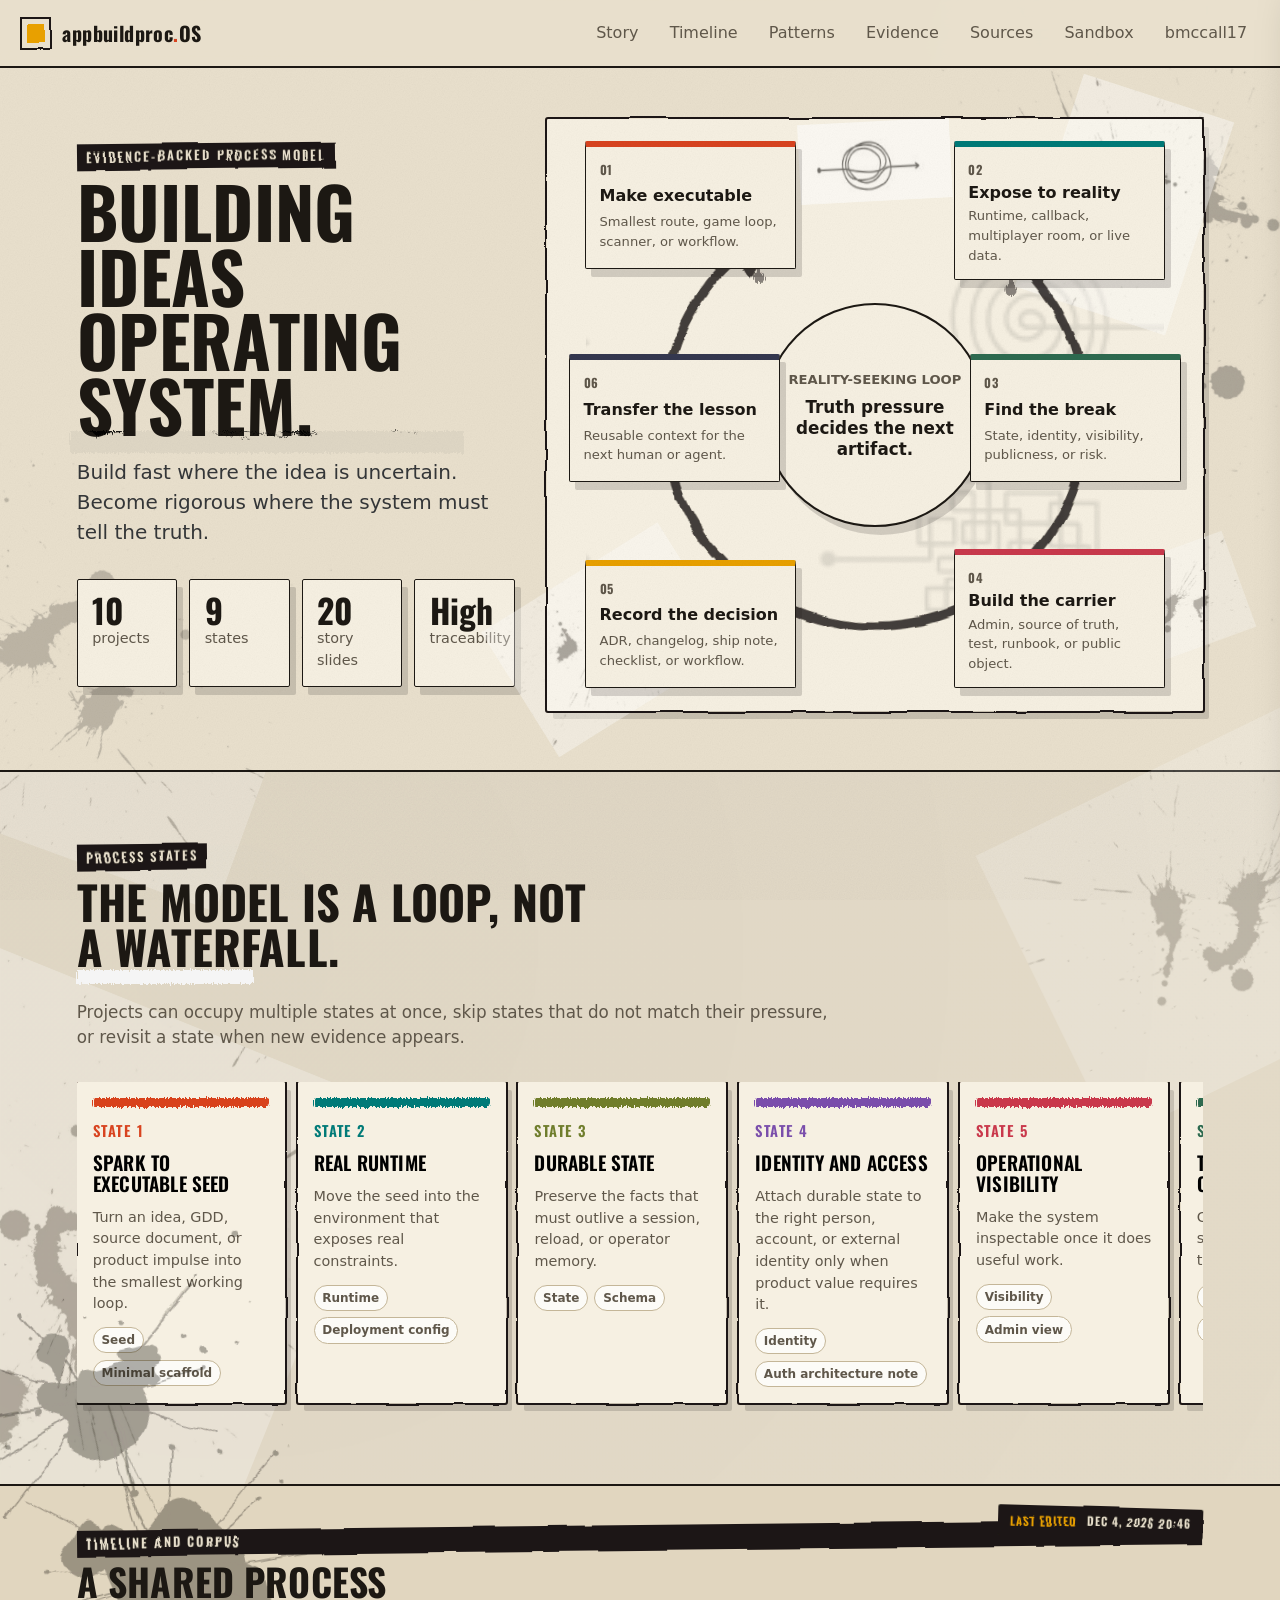
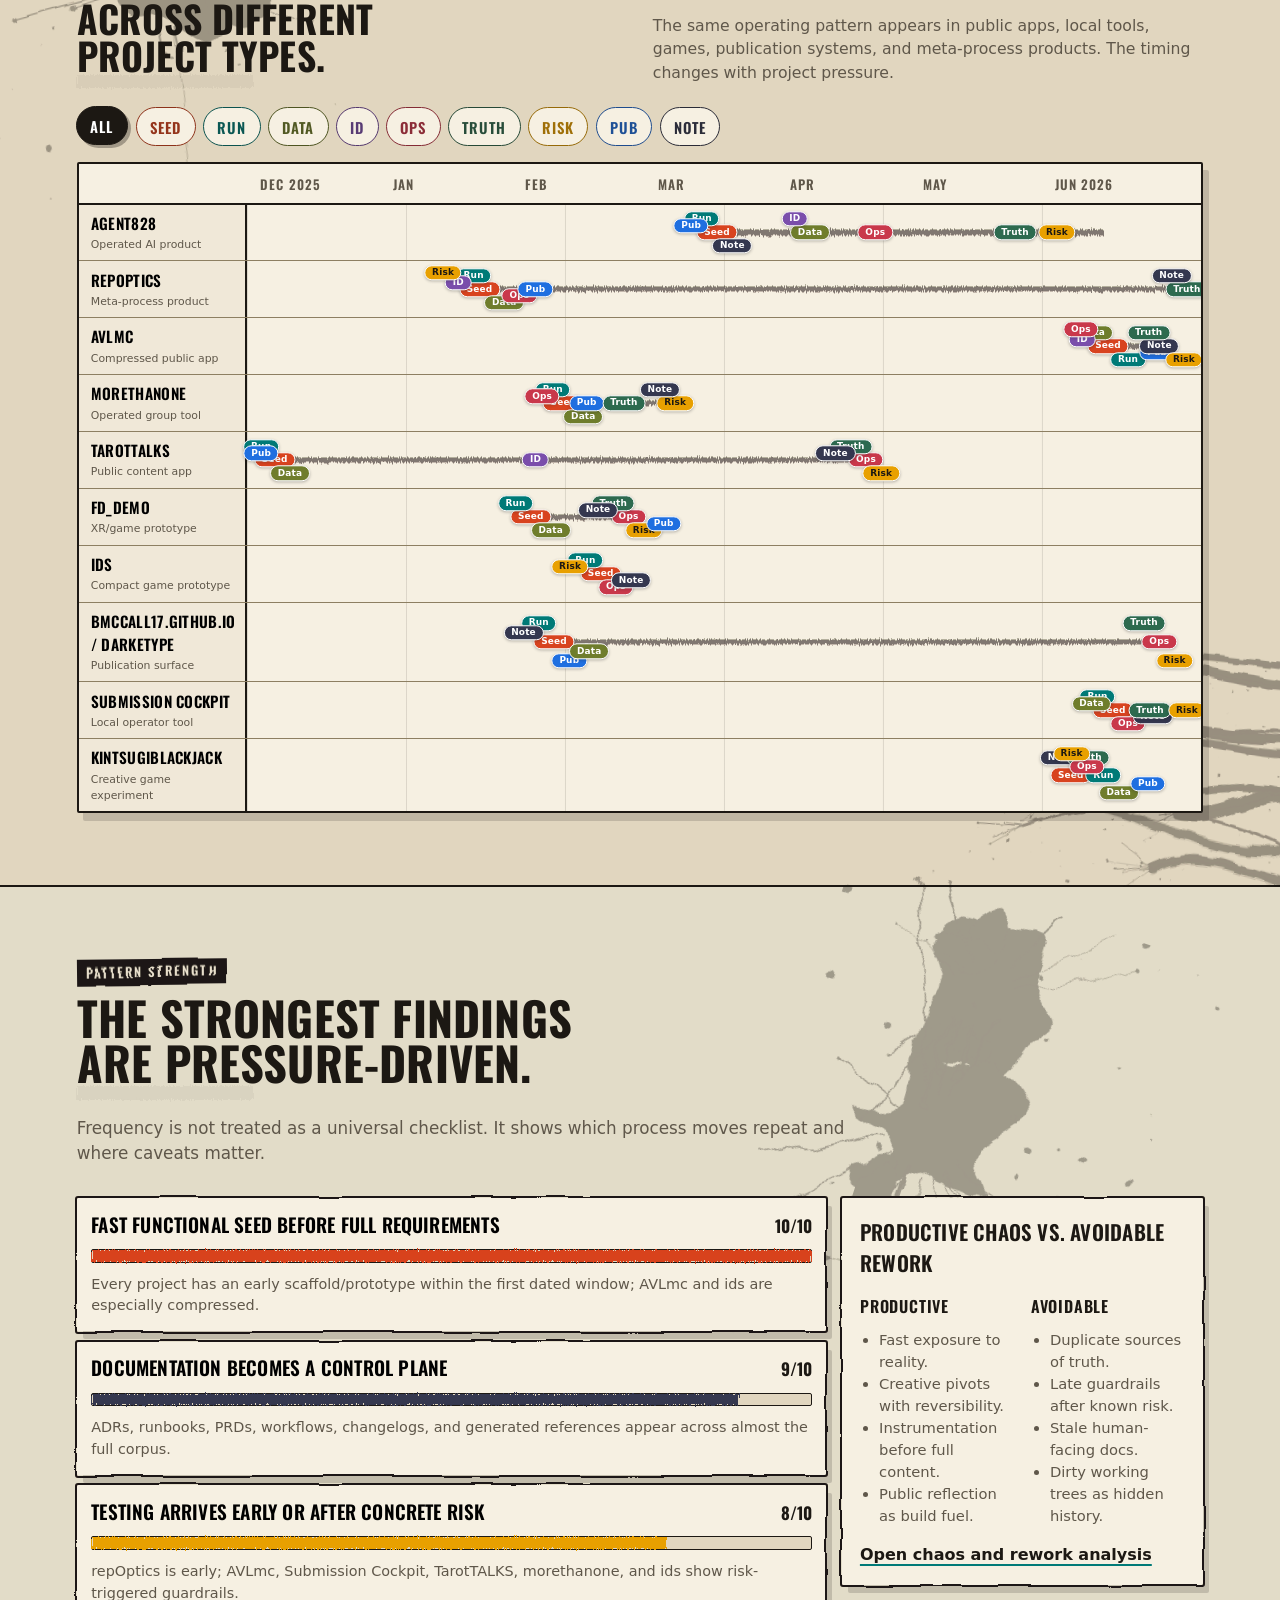
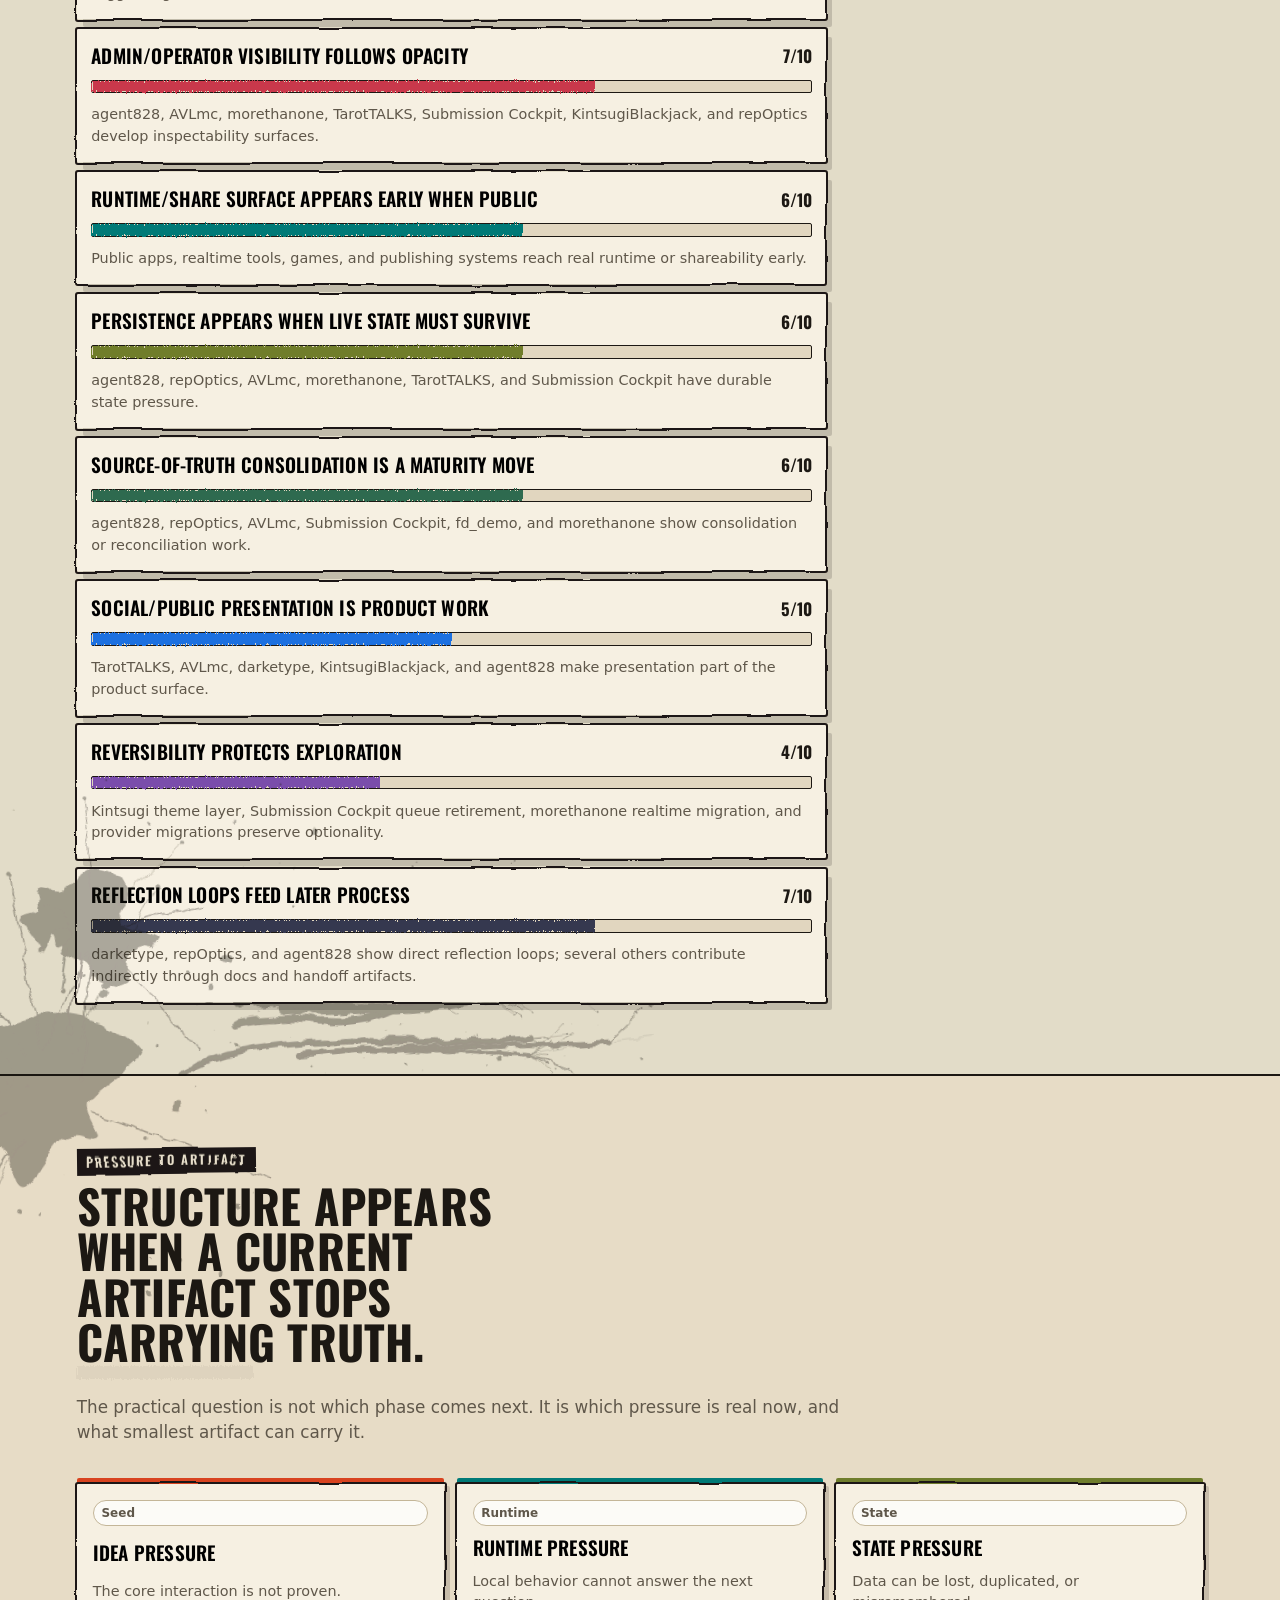
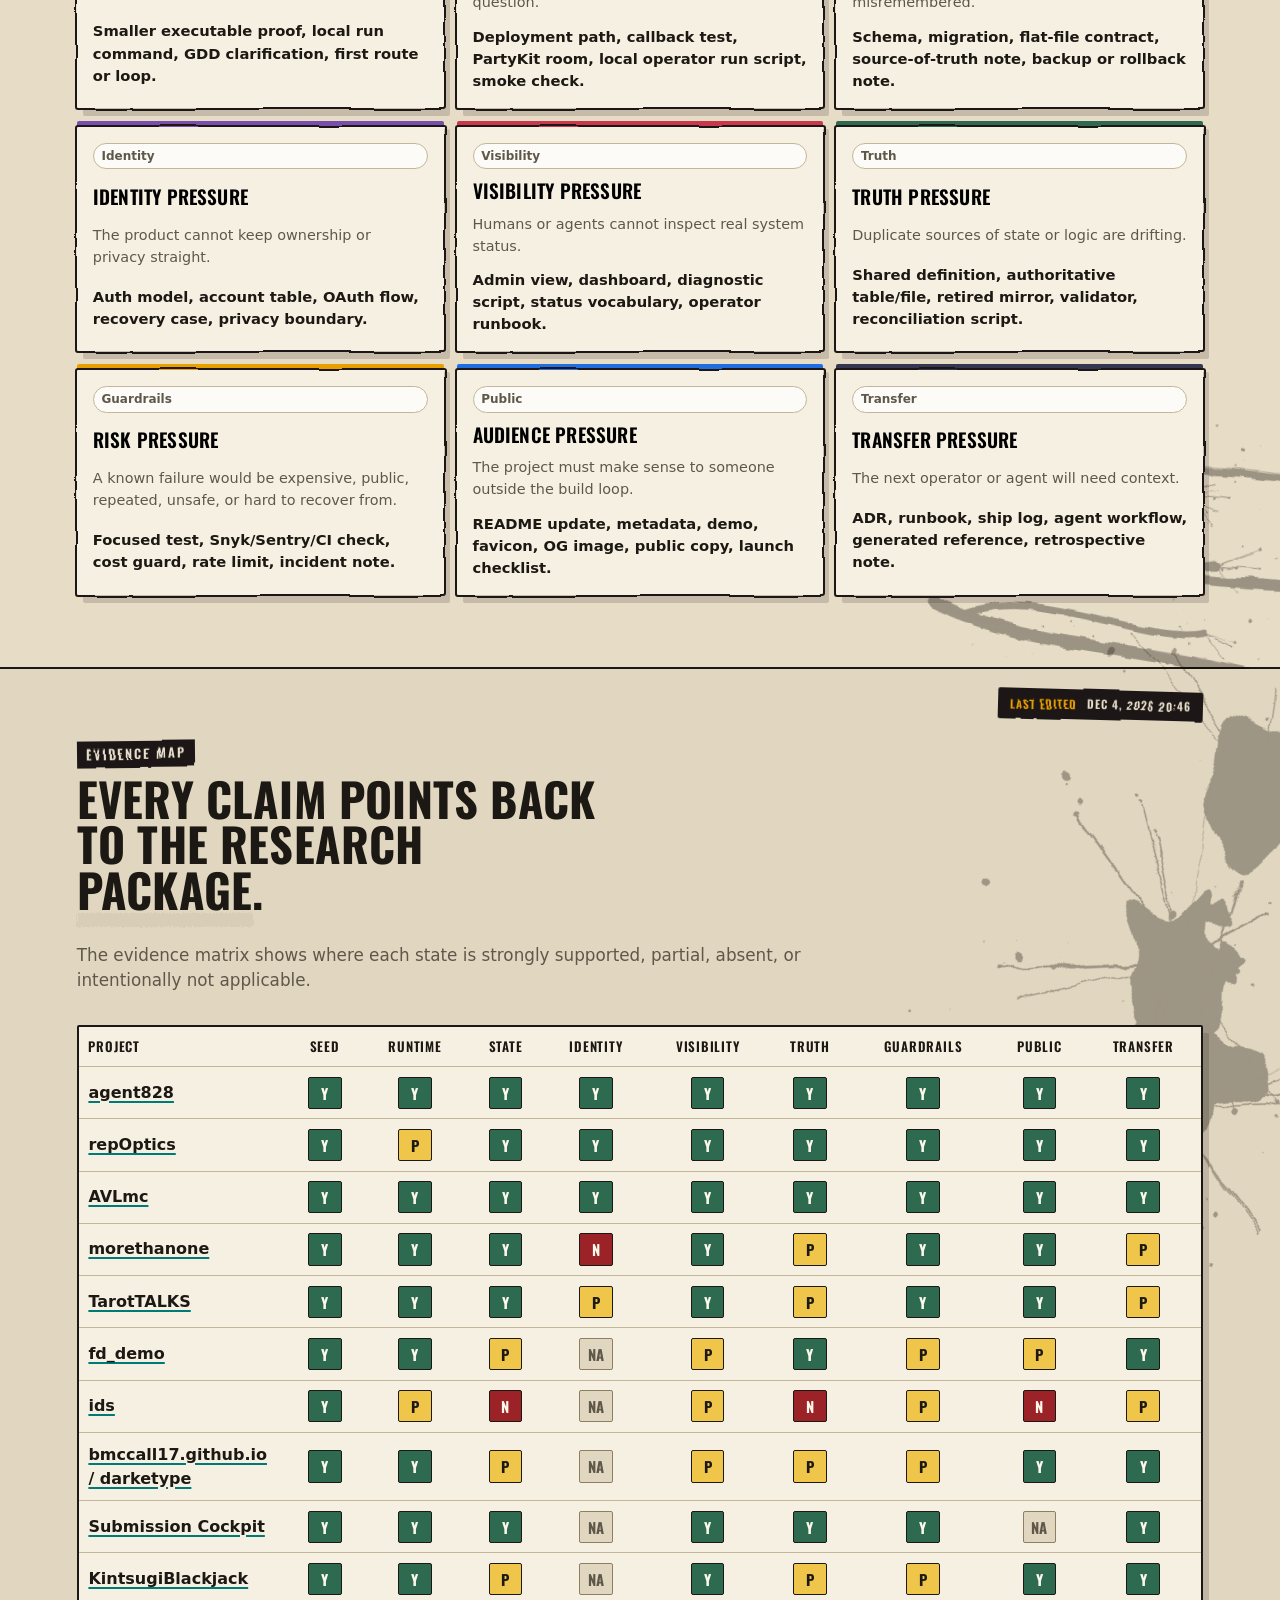
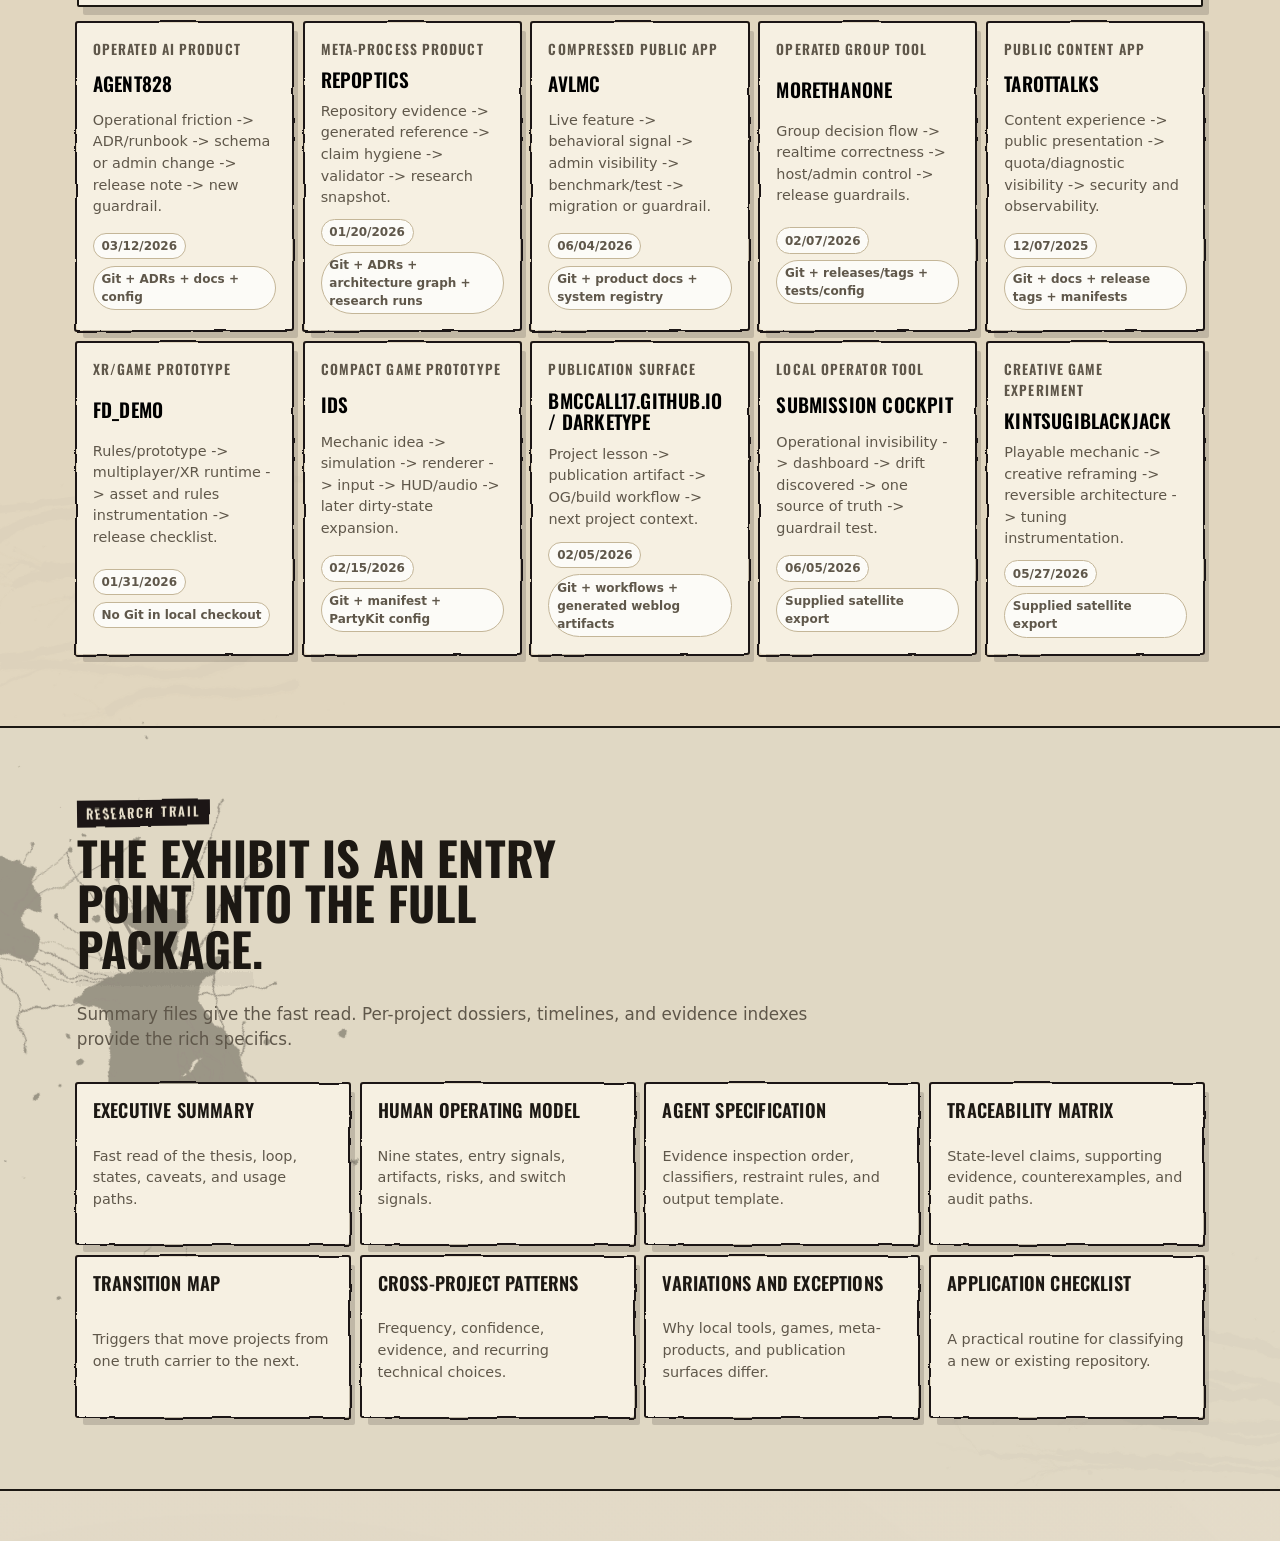
<file: index.html>
<!doctype html>
<html lang="en">
  <head>
    <meta charset="utf-8">
    <meta name="viewport" content="width=device-width, initial-scale=1">
    <title>appbuildproc.OS Research Exhibit</title>
    <meta
      name="description"
      content="An interactive visual presentation of the appbuildproc.OS research findings, timeline, process model, patterns, and evidence trail."
    >
    
    <!-- Open Graph / Social Media -->
    <meta property="og:title" content="appbuildproc.OS Research Exhibit">
    <meta property="og:description" content="An interactive visual presentation of the appbuildproc.OS research findings, timeline, process model, patterns, and evidence trail.">
    <meta property="og:url" content="https://bmccall17.github.io/appbuildproc.OS/">
    <meta property="og:type" content="website">
    <meta property="og:image" content="https://bmccall17.github.io/portfolio/static/images/projects/appbuildproc-os/hero.png">
    
    <meta name="twitter:card" content="summary_large_image">
    <meta name="twitter:title" content="appbuildproc.OS Research Exhibit">
    <meta name="twitter:description" content="An interactive visual presentation of the appbuildproc.OS research findings, timeline, process model, patterns, and evidence trail.">
    <meta name="twitter:image" content="https://bmccall17.github.io/portfolio/static/images/projects/appbuildproc-os/hero.png">
    <link rel="icon" href="data:,">
    <link rel="preconnect" href="https://fonts.googleapis.com">
    <link rel="preconnect" href="https://fonts.gstatic.com" crossorigin>
    <link
      href="https://fonts.googleapis.com/css2?family=Oswald:wght@500;600;700&family=Special+Elite&display=swap"
      rel="stylesheet"
    >
    <link rel="stylesheet" href="assets/styles.css?v=20260624-ink10">
  </head>
  <body>
    <svg class="ink-defs" aria-hidden="true" focusable="false" width="0" height="0">
      <defs>
        <filter id="inkRough" x="-8%" y="-30%" width="116%" height="160%">
          <feTurbulence type="fractalNoise" baseFrequency="0.014 0.02" numOctaves="3" seed="7" result="noise" />
          <feDisplacementMap in="SourceGraphic" in2="noise" scale="5" xChannelSelector="R" yChannelSelector="G" />
        </filter>
        <filter id="inkRoughStrong" x="-12%" y="-40%" width="124%" height="180%">
          <feTurbulence type="fractalNoise" baseFrequency="0.01 0.035" numOctaves="3" seed="4" result="noise" />
          <feDisplacementMap in="SourceGraphic" in2="noise" scale="9" xChannelSelector="R" yChannelSelector="G" />
        </filter>
        <filter id="inkBleed" x="-20%" y="-60%" width="140%" height="220%">
          <feTurbulence type="fractalNoise" baseFrequency="0.9 0.06" numOctaves="2" seed="11" result="noise" />
          <feDisplacementMap in="SourceGraphic" in2="noise" scale="6" xChannelSelector="R" yChannelSelector="G" />
        </filter>
      </defs>
    </svg>

    <a class="skip-link" href="#story">Skip to story</a>

    <header class="topbar" aria-label="Primary">
      <a class="brand" href="#overview" aria-label="appbuildproc.OS overview">
        <span class="brand-mark" aria-hidden="true"></span>
        <span class="brand-name">appbuildproc<span class="brand-dot">.</span>OS</span>
      </a>
      <nav class="nav-links" aria-label="Sections">
        <a href="#story">Story</a>
        <a href="#timeline">Timeline</a>
        <a href="#patterns">Patterns</a>
        <a href="#evidence">Evidence</a>
        <a href="#sources">Sources</a>
        <a href="sandbox/">Sandbox</a>
        <a href="https://bmccall17.github.io/" target="_blank">bmccall17</a>
      </nav>
    </header>

    <main>
      <section class="hero" id="overview" aria-labelledby="hero-title">
        <div class="hero-copy">
          <p class="eyebrow">Evidence-backed process model</p>
          <h1 id="hero-title">building ideas operating system.</h1>
          <p class="hero-thesis">
            Build fast where the idea is uncertain. Become rigorous where the system must tell the truth.
          </p>
          <div class="metric-row" aria-label="Research scope">
            <div>
              <strong>10</strong>
              <span>projects</span>
            </div>
            <div>
              <strong>9</strong>
              <span>states</span>
            </div>
            <div>
              <strong>20</strong>
              <span>story slides</span>
            </div>
            <div>
              <strong>High</strong>
              <span>traceability</span>
            </div>
          </div>
        </div>

        <div class="loop-stage" aria-label="Core reality-seeking loop">
          <div class="loop-flow" aria-hidden="true">
            <svg class="loop-arrow" viewBox="0 0 200 200" preserveAspectRatio="xMidYMid meet">
              <defs>
                <marker id="loopArrowHead" markerWidth="6" markerHeight="6" refX="3" refY="3" orient="auto">
                  <path d="M0,0 L6,3 L0,6 Z" fill="currentColor" />
                </marker>
              </defs>
              <path
                class="loop-arrow-path"
                d="M140,30.7 A80,80 0 1 1 60,30.7"
                fill="none"
                stroke="currentColor"
                stroke-width="3.4"
                stroke-linecap="round"
                marker-end="url(#loopArrowHead)"
              />
            </svg>
            <span class="loop-swirl"></span>
            <span class="loop-blot loop-blot--1"></span>
            <span class="loop-blot loop-blot--2"></span>
            <span class="loop-blot loop-blot--3"></span>
            <span class="loop-drip loop-drip--1"></span>
            <span class="loop-drip loop-drip--2"></span>
          </div>
          <div class="loop-core">
            <span>Reality-seeking loop</span>
            <strong>Truth pressure decides the next artifact.</strong>
          </div>
          <ol class="loop-steps">
            <li style="--accent: var(--seed);">
              <span>01</span>
              <strong>Make executable</strong>
              <small>Smallest route, game loop, scanner, or workflow.</small>
            </li>
            <li style="--accent: var(--runtime);">
              <span>02</span>
              <strong>Expose to reality</strong>
              <small>Runtime, callback, multiplayer room, or live data.</small>
            </li>
            <li style="--accent: var(--truth);">
              <span>03</span>
              <strong>Find the break</strong>
              <small>State, identity, visibility, publicness, or risk.</small>
            </li>
            <li style="--accent: var(--visibility);">
              <span>04</span>
              <strong>Build the carrier</strong>
              <small>Admin, source of truth, test, runbook, or public object.</small>
            </li>
            <li style="--accent: var(--guard);">
              <span>05</span>
              <strong>Record the decision</strong>
              <small>ADR, changelog, ship note, checklist, or workflow.</small>
            </li>
            <li style="--accent: var(--reflect);">
              <span>06</span>
              <strong>Transfer the lesson</strong>
              <small>Reusable context for the next human or agent.</small>
            </li>
          </ol>
        </div>
      </section>

      <section class="band story-band" id="story" aria-labelledby="story-title">
        <div class="section-heading">
          <p class="eyebrow">Process states</p>
          <h2 id="story-title">The model is a loop, not a waterfall.</h2>
          <p>
            Projects can occupy multiple states at once, skip states that do not match their pressure,
            or revisit a state when new evidence appears.
          </p>
        </div>
        <div class="state-rail" id="stateRail" aria-live="polite"></div>
      </section>

      <section class="band timeline-band" id="timeline" aria-labelledby="timeline-title">
        <p class="edit-stamp" data-edited="timeline"></p>
        <div class="section-heading">
          <p class="eyebrow">Timeline and corpus</p>
          <h2 id="timeline-title">A shared process across different project types.</h2>
          <p>
            The same operating pattern appears in public apps, local tools, games, publication systems,
            and meta-process products. The timing changes with project pressure.
          </p>
        </div>

        <div class="timeline-tools" aria-label="Timeline filters">
          <div class="filter-group" id="timelineFilters"></div>
        </div>

        <div class="timeline-shell">
          <div class="timeline-scale" aria-hidden="true">
            <span>Dec 2025</span>
            <span>Jan</span>
            <span>Feb</span>
            <span>Mar</span>
            <span>Apr</span>
            <span>May</span>
            <span>Jun 2026</span>
          </div>
          <div class="timeline-grid" id="projectTimeline" aria-live="polite"></div>
        </div>
      </section>

      <section class="band pattern-band" id="patterns" aria-labelledby="patterns-title">
        <div class="section-heading">
          <p class="eyebrow">Pattern strength</p>
          <h2 id="patterns-title">The strongest findings are pressure-driven.</h2>
          <p>
            Frequency is not treated as a universal checklist. It shows which process moves repeat
            and where caveats matter.
          </p>
        </div>

        <div class="pattern-layout">
          <div class="pattern-bars" id="patternBars"></div>
          <div class="chaos-panel" aria-labelledby="chaos-title">
            <h3 id="chaos-title">Productive chaos vs. avoidable rework</h3>
            <div class="chaos-columns">
              <div>
                <h4>Productive</h4>
                <ul>
                  <li>Fast exposure to reality.</li>
                  <li>Creative pivots with reversibility.</li>
                  <li>Instrumentation before full content.</li>
                  <li>Public reflection as build fuel.</li>
                </ul>
              </div>
              <div>
                <h4>Avoidable</h4>
                <ul>
                  <li>Duplicate sources of truth.</li>
                  <li>Late guardrails after known risk.</li>
                  <li>Stale human-facing docs.</li>
                  <li>Dirty working trees as hidden history.</li>
                </ul>
              </div>
            </div>
            <a class="text-link" href="research/chaos_and_rework.md">Open chaos and rework analysis</a>
          </div>
        </div>
      </section>

      <section class="band pressure-band" id="process" aria-labelledby="process-title">
        <div class="section-heading">
          <p class="eyebrow">Pressure to artifact</p>
          <h2 id="process-title">Structure appears when a current artifact stops carrying truth.</h2>
          <p>
            The practical question is not which phase comes next. It is which pressure is real now,
            and what smallest artifact can carry it.
          </p>
        </div>
        <div class="pressure-grid" id="pressureGrid"></div>
      </section>

      <section class="band evidence-band" id="evidence" aria-labelledby="evidence-title">
        <p class="edit-stamp" data-edited="evidence"></p>
        <div class="section-heading">
          <p class="eyebrow">Evidence map</p>
          <h2 id="evidence-title">Every claim points back to the research package.</h2>
          <p>
            The evidence matrix shows where each state is strongly supported, partial, absent,
            or intentionally not applicable.
          </p>
        </div>

        <div class="matrix-wrap" tabindex="0" aria-label="Project coverage matrix">
          <table class="coverage-table" id="coverageTable"></table>
        </div>

        <div class="project-browser" id="projectBrowser" aria-label="Project drill down"></div>
      </section>

      <section class="band source-band" id="sources" aria-labelledby="sources-title">
        <div class="section-heading">
          <p class="eyebrow">Research trail</p>
          <h2 id="sources-title">The exhibit is an entry point into the full package.</h2>
          <p>
            Summary files give the fast read. Per-project dossiers, timelines, and evidence indexes
            provide the rich specifics.
          </p>
        </div>

        <div class="source-grid" id="sourceGrid">
          <a href="research/executive_summary.md" data-source="exec">
            <strong>Executive summary</strong>
            <span>Fast read of the thesis, loop, states, caveats, and usage paths.</span>
          </a>
          <a href="research/brett_build_os.md" data-source="human">
            <strong>Human operating model</strong>
            <span>Nine states, entry signals, artifacts, risks, and switch signals.</span>
          </a>
          <a href="research/brett_build_os_agent.md" data-source="agent">
            <strong>Agent specification</strong>
            <span>Evidence inspection order, classifiers, restraint rules, and output template.</span>
          </a>
          <a href="research/evidence_traceability_matrix.md" data-source="matrix">
            <strong>Traceability matrix</strong>
            <span>State-level claims, supporting evidence, counterexamples, and audit paths.</span>
          </a>
          <a href="research/transition_map.md" data-source="transition">
            <strong>Transition map</strong>
            <span>Triggers that move projects from one truth carrier to the next.</span>
          </a>
          <a href="research/cross_project_patterns.md" data-source="patterns">
            <strong>Cross-project patterns</strong>
            <span>Frequency, confidence, evidence, and recurring technical choices.</span>
          </a>
          <a href="research/variation_and_exceptions.md" data-source="variations">
            <strong>Variations and exceptions</strong>
            <span>Why local tools, games, meta-products, and publication surfaces differ.</span>
          </a>
          <a href="research/application_checklist.md" data-source="checklist">
            <strong>Application checklist</strong>
            <span>A practical routine for classifying a new or existing repository.</span>
          </a>
        </div>
      </section>
    </main>

    <aside class="drawer" id="detailDrawer" aria-hidden="true" aria-labelledby="drawerTitle">
      <div class="drawer-head">
        <p class="eyebrow" id="drawerKicker">Detail</p>
        <button class="drawer-close" type="button" id="drawerClose" aria-label="Close detail panel">Close</button>
      </div>
      <div class="drawer-body" id="drawerContent"></div>
    </aside>
    <div class="backdrop" id="drawerBackdrop" hidden></div>

    <script src="assets/app.js?v=20260624-ink10"></script>
  </body>
</html>
</file>
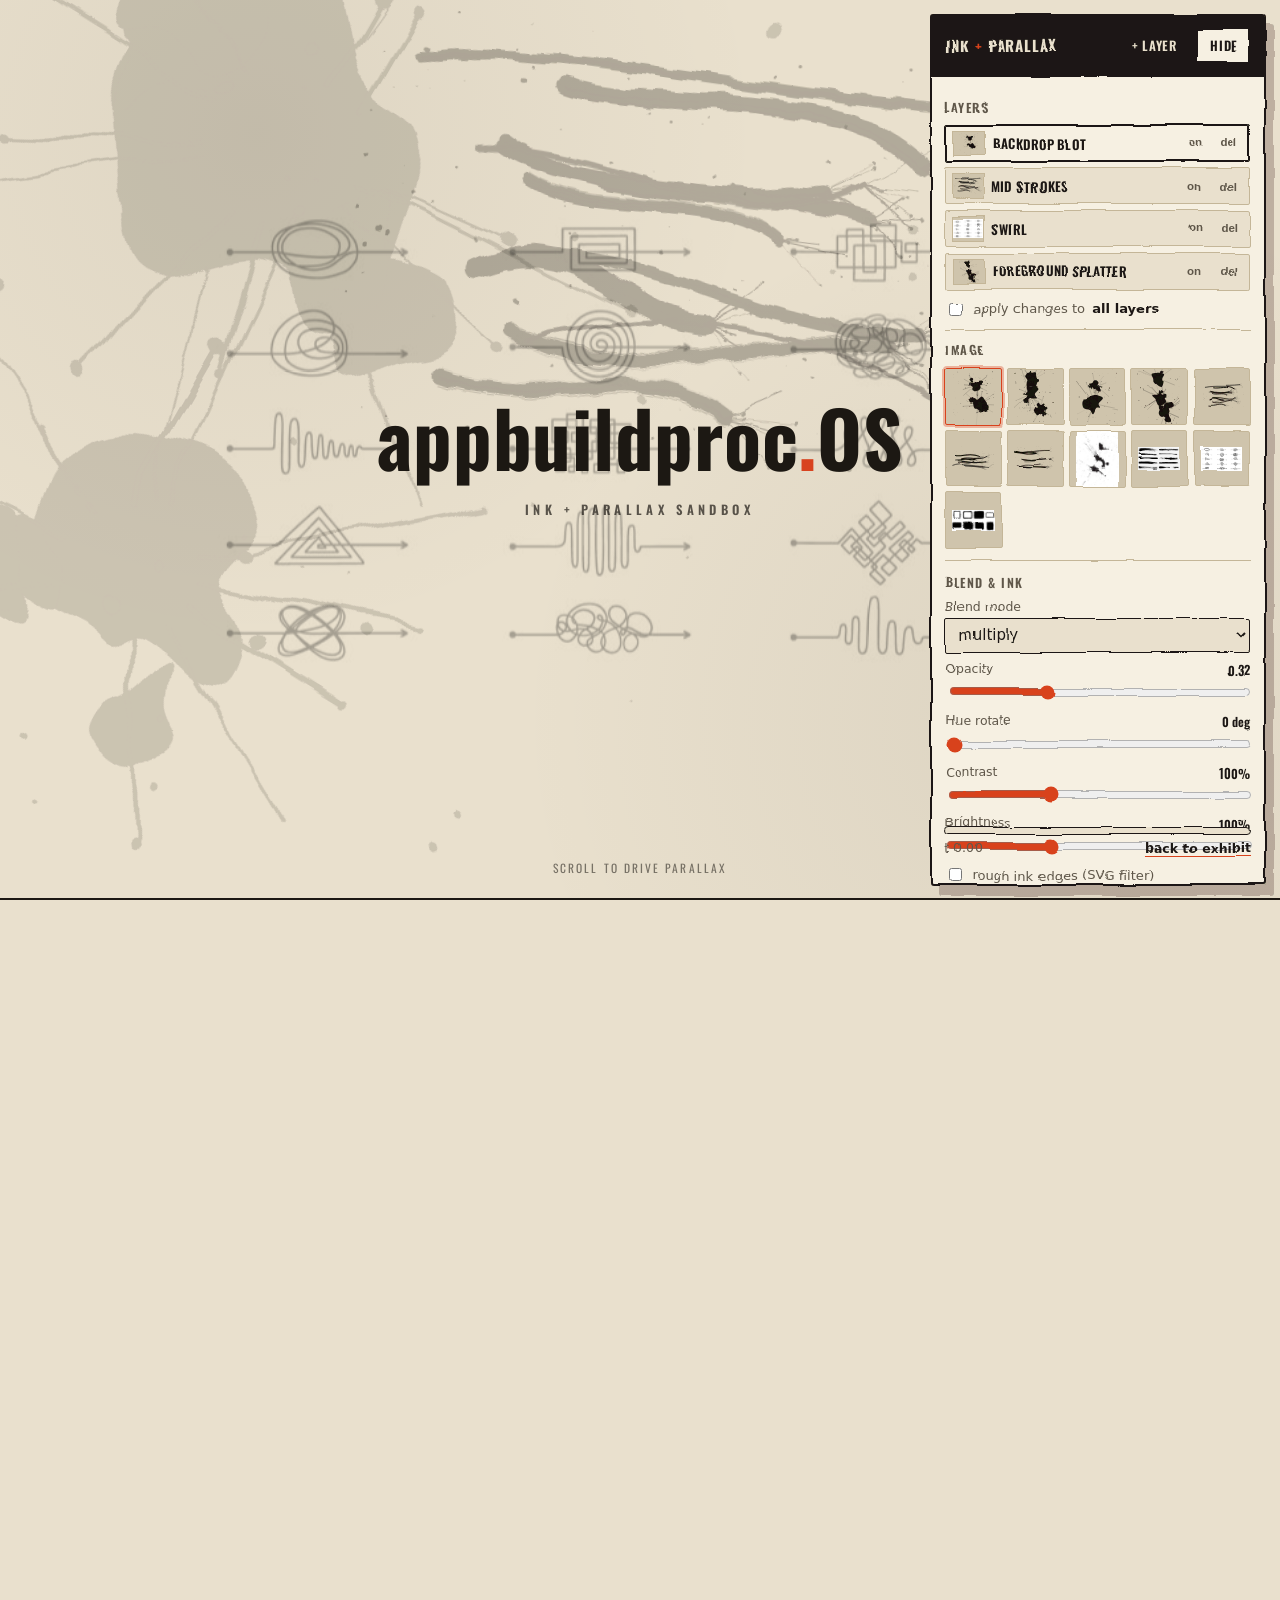
<file: sandbox/index.html>
<!doctype html>
<html lang="en">
  <head>
    <meta charset="utf-8">
    <meta name="viewport" content="width=device-width, initial-scale=1">
    <title>Ink + Parallax Sandbox - appbuildproc.OS</title>
    <meta name="description" content="A design sandbox for the appbuildproc.OS ink aesthetic: tune splatters, drips, and blots, their blend modes and transforms, and scroll parallax modes.">
    <meta name="robots" content="noindex">
    <link rel="icon" href="data:,">
    <link rel="preconnect" href="https://fonts.googleapis.com">
    <link rel="preconnect" href="https://fonts.gstatic.com" crossorigin>
    <link href="https://fonts.googleapis.com/css2?family=Oswald:wght@500;600;700&display=swap" rel="stylesheet">
    <link rel="stylesheet" href="sandbox.css?v=2">
  </head>
  <body>
    <svg class="ink-defs" aria-hidden="true" focusable="false" width="0" height="0">
      <defs>
        <filter id="inkRough" x="-8%" y="-30%" width="116%" height="160%">
          <feTurbulence type="fractalNoise" baseFrequency="0.014 0.02" numOctaves="3" seed="7" result="noise" />
          <feDisplacementMap in="SourceGraphic" in2="noise" scale="5" xChannelSelector="R" yChannelSelector="G" />
        </filter>
        <filter id="inkBleed" x="-20%" y="-60%" width="140%" height="220%">
          <feTurbulence type="fractalNoise" baseFrequency="0.9 0.06" numOctaves="2" seed="11" result="noise" />
          <feDisplacementMap in="SourceGraphic" in2="noise" scale="6" xChannelSelector="R" yChannelSelector="G" />
        </filter>
      </defs>
    </svg>

    <!-- Scroll track gives the sticky stage room to drive scroll progress. -->
    <div class="track" id="track">
      <div class="stage" id="stage" data-bg="paper">
        <div class="scene" id="scene" aria-label="Ink composition stage"></div>
        <div class="stage-overlay" aria-hidden="true">
          <span class="stage-wordmark">appbuildproc<span class="dot">.</span>OS</span>
          <span class="stage-sub">ink + parallax sandbox</span>
        </div>
        <div class="scroll-hint" id="scrollHint" aria-hidden="true">scroll to drive parallax</div>
      </div>
    </div>

    <!-- HUD -->
    <aside class="hud" id="hud" aria-label="Sandbox controls">
      <header class="hud-head">
        <div class="hud-title">INK <span>+</span> PARALLAX</div>
        <div class="hud-head-actions">
          <button type="button" class="btn" id="addLayer" title="Add a new ink layer">+ layer</button>
          <button type="button" class="btn ghost" id="hideHud" title="Hide HUD (H)">hide</button>
        </div>
      </header>

      <div class="hud-body" id="hudBody">
        <section class="hud-group">
          <div class="hud-group-label">Layers</div>
          <ul class="layer-list" id="layerList"></ul>
          <label class="check"><input type="checkbox" id="applyAll"> apply changes to <strong>all layers</strong></label>
        </section>

        <section class="hud-group">
          <div class="hud-group-label">Image</div>
          <div class="thumb-row" id="thumbRow"></div>
        </section>

        <section class="hud-group">
          <div class="hud-group-label">Blend &amp; ink</div>
          <label class="field">
            <span>Blend mode</span>
            <select id="blend" data-prop="blend"></select>
          </label>
          <div class="dial" data-dial="opacity"><label>Opacity <output></output></label><input type="range" data-prop="opacity" min="0" max="1" step="0.01"></div>
          <div class="dial" data-dial="hue"><label>Hue rotate <output></output></label><input type="range" data-prop="hue" min="0" max="360" step="1"></div>
          <div class="dial" data-dial="contrast"><label>Contrast <output></output></label><input type="range" data-prop="contrast" min="0" max="300" step="1"></div>
          <div class="dial" data-dial="brightness"><label>Brightness <output></output></label><input type="range" data-prop="brightness" min="0" max="300" step="1"></div>
          <label class="check"><input type="checkbox" data-prop="rough" id="rough"> rough ink edges (SVG filter)</label>
        </section>

        <section class="hud-group">
          <div class="hud-group-label">Transform</div>
          <div class="dial" data-dial="scale"><label>Scale <output></output></label><input type="range" data-prop="scale" min="0.1" max="3.5" step="0.01"></div>
          <div class="dial" data-dial="rotate"><label>Rotate <output></output></label><input type="range" data-prop="rotate" min="-180" max="180" step="1"></div>
          <div class="dial" data-dial="x"><label>Position X <output></output></label><input type="range" data-prop="x" min="-1200" max="1200" step="2"></div>
          <div class="dial" data-dial="y"><label>Position Y <output></output></label><input type="range" data-prop="y" min="-1200" max="1200" step="2"></div>
        </section>

        <section class="hud-group">
          <div class="hud-group-label">Parallax</div>
          <label class="field">
            <span>Mode</span>
            <select id="pmode" data-prop="pmode"></select>
          </label>
          <div class="dial" data-dial="speed"><label>Speed / amount <output></output></label><input type="range" data-prop="speed" min="0" max="1800" step="10"></div>
          <div class="dial" data-dial="depth"><label>Depth (cinematic) <output></output></label><input type="range" data-prop="depth" min="0" max="1" step="0.05"></div>
          <p class="hint" id="pmodeHint"></p>
        </section>

        <section class="hud-group">
          <div class="hud-group-label">Scene</div>
          <label class="field">
            <span>Background</span>
            <select id="stageBg"></select>
          </label>
          <div class="dial" data-dial="track"><label>Scroll length <output></output></label><input type="range" id="trackLen" min="150" max="800" step="10"></div>
          <div class="row">
            <button type="button" class="btn ghost" id="resetLayer">reset layer</button>
            <button type="button" class="btn ghost" id="resetAll">reset all</button>
          </div>
        </section>

        <section class="hud-group">
          <div class="hud-group-label">Export</div>
          <div class="row">
            <button type="button" class="btn" id="copyCss">copy layer CSS</button>
            <button type="button" class="btn ghost" id="copyAll">copy all</button>
          </div>
          <textarea id="cssOut" class="css-out" spellcheck="false" readonly></textarea>
        </section>

        <section class="hud-group hud-foot">
          <div class="progress"><span id="progressBar"></span></div>
          <div class="foot-meta"><span id="progressVal">t 0.00</span><a href="../index.html">back to exhibit</a></div>
        </section>
      </div>
    </aside>

    <button type="button" class="hud-show" id="showHud" hidden title="Show HUD (H)">HUD</button>

    <script src="sandbox.js?v=2"></script>
  </body>
</html>
</file>
<file: assets/styles.css>
:root {
  --ink: #1c1813;
  --muted: #5f574a;
  --paper: #e9e0cd;
  --paper-2: #e1d6bf;
  --surface: #f6f0e2;
  --line: #c4b698;
  --line-strong: #8d7f62;
  --edge: #1c1813;
  --seed: #d8431f;
  --runtime: #007a77;
  --durable: #6f7d2c;
  --identity: #7a4eab;
  --visibility: #c9384b;
  --truth: #2d6a4f;
  --guard: #e8a000;
  --public: #1f6fe0;
  --reflect: #34374f;
  --shadow: 6px 8px 0 rgba(28, 24, 19, 0.16);
  --display:
    "Oswald", "Arial Narrow", ui-sans-serif, system-ui, sans-serif;
}

@media (prefers-reduced-motion: no-preference) {
  html {
    scroll-behavior: smooth;
  }
}

* {
  box-sizing: border-box;
}

body {
  position: relative;
  overflow-x: clip;
  margin: 0;
  color: var(--ink);
  background-color: var(--paper);
  background-image:
    radial-gradient(circle at 18% 12%, rgba(28, 24, 19, 0.05), transparent 38%),
    radial-gradient(circle at 84% 78%, rgba(28, 24, 19, 0.06), transparent 42%);
  font-family:
    Inter, ui-sans-serif, system-ui, -apple-system, BlinkMacSystemFont, "Segoe UI",
    sans-serif;
  font-size: 16px;
  line-height: 1.5;
  letter-spacing: 0;
}

body::before {
  content: "";
  position: fixed;
  inset: 0;
  z-index: 1;
  pointer-events: none;
  opacity: 0.5;
  mix-blend-mode: multiply;
  background-image: url("data:image/svg+xml,%3Csvg xmlns='http://www.w3.org/2000/svg' width='180' height='180'%3E%3Cfilter id='n'%3E%3CfeTurbulence type='fractalNoise' baseFrequency='0.85' numOctaves='2' stitchTiles='stitch'/%3E%3CfeColorMatrix type='saturate' values='0'/%3E%3C/filter%3E%3Crect width='100%25' height='100%25' filter='url(%23n)' opacity='0.16'/%3E%3C/svg%3E");
}

.ink-defs {
  position: absolute;
}

a {
  color: inherit;
}

button,
input,
select,
textarea {
  font: inherit;
  letter-spacing: 0;
}

button {
  appearance: none;
}

.skip-link {
  position: fixed;
  left: 1rem;
  top: 1rem;
  z-index: 20;
  padding: 0.65rem 0.85rem;
  color: #ffffff;
  background: var(--ink);
  border-radius: 6px;
  transform: translateY(-150%);
  transition: transform 160ms ease;
}

.skip-link:focus {
  transform: translateY(0);
}

.topbar {
  position: sticky;
  top: 0;
  z-index: 10;
  display: flex;
  align-items: center;
  justify-content: space-between;
  min-height: 4rem;
  padding: 0.75rem 1.25rem;
  border-bottom: 2px solid var(--edge);
  background: rgba(233, 224, 205, 0.92);
  backdrop-filter: blur(12px);
}

.brand {
  display: inline-flex;
  align-items: center;
  gap: 0.65rem;
  min-height: 2.5rem;
  font-family: var(--display);
  font-weight: 700;
  font-size: 1.25rem;
  letter-spacing: 0.02em;
  text-transform: none;
  text-decoration: none;
}

.brand-name {
  line-height: 1;
}

.brand-name .brand-dot {
  color: var(--seed);
  font-weight: 700;
}

.brand-mark {
  width: 2rem;
  height: 2rem;
  border: 2px solid var(--ink);
  background: var(--guard);
  box-shadow: inset 0 0 0 5px var(--paper);
  filter: url(#inkRough);
}

.nav-links {
  display: flex;
  align-items: center;
  gap: 0.35rem;
  overflow-x: auto;
}

.nav-links a {
  min-height: 2.5rem;
  padding: 0.55rem 0.8rem;
  color: var(--muted);
  text-decoration: none;
  border-radius: 6px;
  white-space: nowrap;
}

.nav-links a:hover,
.nav-links a:focus-visible {
  color: var(--ink);
  background: rgba(32, 33, 36, 0.07);
  outline: none;
}

.hero {
  display: grid;
  grid-template-columns: minmax(18rem, 0.8fr) minmax(26rem, 1.2fr);
  gap: 2rem;
  align-items: center;
  min-height: 44rem;
  padding: 3rem 6vw 3.5rem;
  border-bottom: 1px solid var(--line);
  background: var(--paper);
}

.hero-copy {
  max-width: 46rem;
}

.eyebrow {
  display: inline-block;
  margin: 0 0 0.6rem;
  padding: 0.2rem 0.55rem;
  color: var(--paper);
  background: var(--ink);
  font-family: var(--display);
  font-size: 0.8rem;
  font-weight: 600;
  letter-spacing: 0.16em;
  text-transform: uppercase;
  transform: rotate(-0.6deg);
  filter: url(#inkRough);
}

h1,
h2,
h3,
h4,
p {
  overflow-wrap: anywhere;
}

h1 {
  position: relative;
  max-width: 14ch;
  margin: 0;
  font-family: var(--display);
  font-weight: 700;
  font-size: 4.4rem;
  line-height: 0.92;
  text-transform: uppercase;
  letter-spacing: 0.005em;
}

h1::after {
  content: "";
  position: absolute;
  left: -0.4rem;
  bottom: -1rem;
  width: min(26rem, 90%);
  height: 1.4rem;
  background-image: url("../stylization/inkstrokes.jpg");
  background-repeat: no-repeat;
  background-position: 0 18%;
  background-size: 150% auto;
  mix-blend-mode: multiply;
  filter: url(#inkBleed);
  opacity: 0.92;
}

.hero-thesis {
  max-width: 37rem;
  margin: 1.25rem 0 0;
  color: #343638;
  font-size: 1.25rem;
}

.metric-row {
  display: grid;
  grid-template-columns: repeat(4, minmax(0, 1fr));
  gap: 0.75rem;
  max-width: 42rem;
  margin-top: 2rem;
}

.metric-row div {
  min-height: 6rem;
  padding: 0.9rem;
  border: 1.5px solid var(--edge);
  border-radius: 2px;
  background: var(--surface);
  box-shadow: var(--shadow);
}

.metric-row strong,
.metric-row span {
  display: block;
}

.metric-row strong {
  font-family: var(--display);
  font-weight: 700;
  font-size: 2.1rem;
  line-height: 1;
}

.metric-row span {
  color: var(--muted);
  font-size: 0.9rem;
}

.loop-stage {
  position: relative;
  min-height: 37rem;
  padding: 1.4rem;
  border: 0;
  border-radius: 2px;
  background: var(--surface);
  box-shadow: var(--shadow);
}

.loop-stage::before {
  content: "";
  position: absolute;
  inset: 8% 6%;
  z-index: 0;
  pointer-events: none;
  opacity: 0.1;
  mix-blend-mode: multiply;
  background-image: url("../stylization/inklines.png");
  background-repeat: no-repeat;
  background-position: 38% 30%;
  background-size: 320% auto;
}

.loop-flow {
  position: absolute;
  inset: 0;
  z-index: 1;
  pointer-events: none;
}

.loop-arrow {
  position: absolute;
  inset: 50% auto auto 50%;
  width: 92%;
  max-width: 33rem;
  aspect-ratio: 1 / 1;
  color: var(--ink);
  opacity: 0.82;
  filter: url(#inkRoughStrong);
  transform: translate(-50%, -50%) rotate(-4deg);
}

.loop-swirl {
  position: absolute;
  top: 0.5%;
  left: 50%;
  width: 9.5rem;
  height: 5rem;
  background-image: url("../stylization/inklines.png");
  background-repeat: no-repeat;
  background-size: 300% 500%;
  background-position: 0 0;
  mix-blend-mode: multiply;
  opacity: 0.55;
  transform: translateX(-50%) rotate(-3deg);
  translate: 0 calc(var(--p, 0) * 20px);
  will-change: translate;
}

.loop-blot {
  position: absolute;
  background-image: url("../stylization/inkmessyblots2.png");
  background-repeat: no-repeat;
  background-size: contain;
  mix-blend-mode: multiply;
  translate: 0 calc(var(--p, 0) * var(--pspeed, 0px));
  will-change: translate;
}

.loop-blot--1 {
  top: -22px;
  right: -18px;
  width: 11rem;
  height: 14rem;
  opacity: 0.4;
  transform: rotate(18deg);
  --pspeed: 46px;
}

.loop-blot--2 {
  bottom: -26px;
  left: -22px;
  width: 10rem;
  height: 13rem;
  opacity: 0.36;
  transform: rotate(-122deg);
  --pspeed: -38px;
}

.loop-blot--3 {
  bottom: 5%;
  right: -26px;
  width: 7rem;
  height: 9rem;
  opacity: 0.3;
  transform: rotate(70deg);
  --pspeed: 30px;
}

.loop-drip {
  position: absolute;
  width: 0.26rem;
  border-radius: 0 0 999px 999px;
  background: var(--ink);
  opacity: 0.5;
  filter: url(#inkBleed);
}

.loop-drip::after {
  content: "";
  position: absolute;
  bottom: -0.25rem;
  left: 50%;
  width: 0.7rem;
  height: 0.7rem;
  border-radius: 50%;
  background: var(--ink);
  transform: translateX(-50%);
}

.loop-drip--1 {
  top: 15%;
  left: 32%;
  height: 4.5rem;
}

.loop-drip--2 {
  top: 13%;
  right: 29%;
  height: 6rem;
}

.loop-core {
  position: absolute;
  inset: 50% auto auto 50%;
  z-index: 2;
  display: grid;
  align-content: center;
  width: 14rem;
  min-height: 14rem;
  padding: 1.25rem;
  text-align: center;
  border: 2.5px solid var(--ink);
  border-radius: 50%;
  background: var(--surface);
  box-shadow: var(--shadow);
  transform: translate(-50%, -50%);
}

.loop-core span {
  color: var(--muted);
  font-size: 0.82rem;
  font-weight: 800;
  text-transform: uppercase;
}

.loop-core strong {
  margin-top: 0.45rem;
  font-size: 1.05rem;
  line-height: 1.25;
}

.loop-steps {
  position: absolute;
  inset: 1.4rem;
  margin: 0;
  padding: 0;
  list-style: none;
}

.loop-steps li {
  position: absolute;
  z-index: 2;
  display: grid;
  gap: 0.25rem;
  width: 13.2rem;
  min-height: 8rem;
  padding: 0.85rem;
  border: 1.5px solid var(--edge);
  border-top: 6px solid var(--accent);
  border-radius: 2px;
  background: var(--surface);
  box-shadow: var(--shadow);
}

.loop-steps span {
  font-family: var(--display);
  letter-spacing: 0.04em;
}

.loop-steps li:nth-child(1) {
  left: 1rem;
  top: 0;
}

.loop-steps li:nth-child(2) {
  right: 1rem;
  top: 0;
}

.loop-steps li:nth-child(3) {
  right: 0;
  top: 39%;
}

.loop-steps li:nth-child(4) {
  right: 1rem;
  bottom: 0;
}

.loop-steps li:nth-child(5) {
  left: 1rem;
  bottom: 0;
}

.loop-steps li:nth-child(6) {
  left: 0;
  top: 39%;
}

.loop-steps span {
  color: var(--muted);
  font-size: 0.78rem;
  font-weight: 800;
}

.loop-steps strong {
  line-height: 1.2;
}

.loop-steps small {
  color: var(--muted);
  font-size: 0.82rem;
}

.band {
  padding: 4.5rem 6vw;
  border-bottom: 1px solid var(--line);
}

.timeline-band,
.evidence-band {
  background: var(--paper-2);
}

.timeline-band {
  padding-top: 2.4rem;
}

.pattern-band {
  background: #e2dcc8;
}

.pressure-band {
  background: #e7dcc6;
}

.source-band {
  background: #e0d8c4;
}

.band,
.hero {
  position: relative;
  z-index: 0;
  scroll-margin-top: 5rem;
  border-bottom: 2px solid var(--edge);
}

/* Action-painting splatter accents: corners and bleeding off the edges. */
.hero::before,
.hero::after,
.story-band::before,
.story-band::after,
.timeline-band::before,
.timeline-band::after,
.pattern-band::before,
.pattern-band::after,
.pressure-band::before,
.pressure-band::after,
.evidence-band::before,
.evidence-band::after,
.source-band::before,
.source-band::after {
  content: "";
  position: absolute;
  z-index: -1;
  pointer-events: none;
  background-image: url("../stylization/inkmessyblots2.png");
  background-repeat: no-repeat;
  background-size: contain;
  mix-blend-mode: multiply;
  will-change: translate, opacity;
}

/* Per-decal parallax (drift x/y + fade) is randomized in app.js, which sets
   --b-* on ::before and --a-* on ::after of each section. See setupParallax(). */
.hero::before,
.story-band::before,
.timeline-band::before,
.pattern-band::before,
.pressure-band::before,
.evidence-band::before,
.source-band::before {
  translate: var(--b-tx, 0px) var(--b-ty, 0px);
}

.hero::after,
.story-band::after,
.timeline-band::after,
.pattern-band::after,
.pressure-band::after,
.evidence-band::after,
.source-band::after {
  translate: var(--a-tx, 0px) var(--a-ty, 0px);
}

/* Primary splatters: bleed off the left/right edges into the gutters. */
.hero::before {
  top: -90px;
  right: -150px;
  width: 34rem;
  height: 42rem;
  opacity: 0.3;
  transform: rotate(9deg);
}

.story-band::after {
  bottom: -120px;
  left: -180px;
  width: 30rem;
  height: 38rem;
  opacity: 0.26;
  transform: rotate(-158deg);
}

.timeline-band::before {
  top: -60px;
  right: -170px;
  width: 26rem;
  height: 33rem;
  opacity: 0.24;
  transform: rotate(146deg);
}

.pattern-band::after {
  right: -170px;
  bottom: -150px;
  width: 34rem;
  height: 42rem;
  opacity: 0.28;
  transform: rotate(22deg);
}

.pressure-band::before {
  top: 18%;
  left: -200px;
  width: 30rem;
  height: 38rem;
  opacity: 0.27;
  transform: rotate(96deg);
}

.evidence-band::after {
  top: -90px;
  left: -170px;
  width: 27rem;
  height: 34rem;
  opacity: 0.25;
  transform: rotate(-34deg);
}

.source-band::after {
  right: -160px;
  bottom: -130px;
  width: 31rem;
  height: 39rem;
  opacity: 0.3;
  transform: rotate(196deg);
}

/* Secondary scatter: opposite corners and top-edge drips for messy density. */
.hero::after {
  bottom: -120px;
  left: -170px;
  width: 26rem;
  height: 33rem;
  opacity: 0.22;
  transform: rotate(-70deg);
}

.story-band::before {
  top: -80px;
  right: -150px;
  width: 22rem;
  height: 28rem;
  opacity: 0.2;
  transform: rotate(64deg);
}

.timeline-band::after {
  bottom: -110px;
  left: -150px;
  width: 24rem;
  height: 31rem;
  opacity: 0.2;
  transform: rotate(-110deg);
}

.pattern-band::before {
  top: -80px;
  left: -160px;
  width: 23rem;
  height: 29rem;
  opacity: 0.2;
  transform: rotate(-12deg);
}

.pressure-band::after {
  bottom: -120px;
  right: -150px;
  width: 25rem;
  height: 32rem;
  opacity: 0.22;
  transform: rotate(128deg);
}

.evidence-band::before {
  bottom: -100px;
  right: -160px;
  width: 22rem;
  height: 28rem;
  opacity: 0.2;
  transform: rotate(40deg);
}

.source-band::before {
  top: -70px;
  left: -150px;
  width: 23rem;
  height: 29rem;
  opacity: 0.22;
  transform: rotate(-150deg);
}

.section-heading {
  max-width: 54rem;
  margin-bottom: 2rem;
}

.section-heading h2 {
  position: relative;
  max-width: 20ch;
  margin: 0;
  padding-bottom: 0.9rem;
  font-family: var(--display);
  font-weight: 700;
  font-size: 2.9rem;
  line-height: 0.98;
  text-transform: uppercase;
  letter-spacing: 0.004em;
}

.section-heading h2::after {
  content: "";
  position: absolute;
  left: 0;
  bottom: 0;
  width: 11rem;
  height: 0.85rem;
  background-image: url("../stylization/inkstrokes.jpg");
  background-repeat: no-repeat;
  background-position: 10% 60%;
  background-size: 220% auto;
  mix-blend-mode: multiply;
  filter: url(#inkBleed);
}

.section-heading p:not(.eyebrow) {
  max-width: 48rem;
  margin: 1rem 0 0;
  color: var(--muted);
  font-size: 1.05rem;
}

.state-rail {
  display: grid;
  grid-template-columns: repeat(9, minmax(13rem, 1fr));
  gap: 0.8rem;
  overflow-x: auto;
  padding-bottom: 0.6rem;
}

.state-card,
.project-card,
.pattern-button,
.pressure-button,
.source-grid a {
  position: relative;
  border: 0;
  border-radius: 2px;
  background: var(--surface);
  box-shadow: var(--shadow);
  transition:
    transform 140ms ease,
    box-shadow 140ms ease;
}

.state-card::after,
.project-card::after,
.pattern-button::after,
.pressure-button::after,
.source-grid a::after,
.chaos-panel::after,
.loop-stage::after {
  content: "";
  position: absolute;
  inset: -2px;
  z-index: 2;
  pointer-events: none;
  border: 2px solid var(--edge);
  border-radius: 3px;
  filter: url(#inkRough);
}

.state-card:hover::after,
.state-card:focus-visible::after,
.project-card:hover::after,
.project-card:focus-visible::after,
.pattern-button:hover::after,
.pattern-button:focus-visible::after,
.pressure-button:hover::after,
.pressure-button:focus-visible::after,
.source-grid a:hover::after,
.source-grid a:focus-visible::after {
  border-width: 3px;
  filter: url(#inkRoughStrong);
}

.state-card {
  position: relative;
  display: grid;
  align-content: start;
  gap: 0.75rem;
  min-height: 20rem;
  padding: 1rem;
  text-align: left;
  cursor: pointer;
}

.state-card::before {
  content: "";
  display: block;
  width: 100%;
  height: 0.55rem;
  border-radius: 2px;
  background: var(--state-color);
  filter: url(#inkBleed);
}

.state-card:hover,
.state-card:focus-visible,
.project-card:hover,
.project-card:focus-visible,
.pattern-button:hover,
.pattern-button:focus-visible,
.pressure-button:hover,
.pressure-button:focus-visible {
  outline: none;
  transform: translate(-2px, -2px);
  box-shadow: 9px 11px 0 rgba(28, 24, 19, 0.22);
}

.state-card .index {
  color: var(--state-color);
  font-family: var(--display);
  font-size: 0.92rem;
  font-weight: 600;
  letter-spacing: 0.1em;
  text-transform: uppercase;
}

.state-card h3,
.pattern-button h3,
.pressure-button h3,
.project-card h3 {
  margin: 0;
  font-family: var(--display);
  font-weight: 600;
  font-size: 1.2rem;
  line-height: 1.08;
  text-transform: uppercase;
  letter-spacing: 0.01em;
}

.state-card p,
.pattern-button p,
.pressure-button p,
.project-card p {
  margin: 0;
  color: var(--muted);
  font-size: 0.9rem;
}

.tag-row {
  display: flex;
  flex-wrap: wrap;
  gap: 0.4rem;
}

.tag {
  display: inline-flex;
  align-items: center;
  min-height: 1.65rem;
  padding: 0.2rem 0.48rem;
  border: 1px solid var(--line);
  border-radius: 999px;
  color: var(--muted);
  background: rgba(255, 255, 255, 0.72);
  font-size: 0.75rem;
  font-weight: 700;
}

.edit-stamp {
  position: absolute;
  top: 1.3rem;
  right: 6vw;
  z-index: 3;
  margin: 0;
  padding: 0.28rem 0.6rem;
  font-family: var(--display);
  font-size: 0.72rem;
  font-weight: 600;
  letter-spacing: 0.09em;
  text-transform: uppercase;
  color: var(--paper);
  background: var(--ink);
  border: 2px solid var(--edge);
  border-radius: 2px;
  transform: rotate(1.6deg);
  filter: url(#inkRough);
}

.edit-stamp .stamp-k {
  color: var(--guard);
  margin-right: 0.3rem;
}

@media (max-width: 760px) {
  .edit-stamp {
    position: static;
    display: inline-block;
    margin: 0 0 1rem;
    transform: rotate(-1deg);
  }
}

.timeline-tools {
  display: flex;
  justify-content: space-between;
  gap: 1rem;
  margin-bottom: 1rem;
}

.filter-group {
  display: flex;
  flex-wrap: wrap;
  gap: 0.45rem;
}

.filter-button {
  min-height: 2.45rem;
  padding: 0.4rem 0.85rem;
  border: 1.5px solid color-mix(in srgb, var(--filter-color, var(--line)) 60%, var(--edge));
  border-radius: 999px;
  color: color-mix(in srgb, var(--filter-color, var(--muted)) 64%, var(--ink));
  background: var(--surface);
  font-family: var(--display);
  font-weight: 600;
  font-size: 0.92rem;
  letter-spacing: 0.06em;
  text-transform: uppercase;
  cursor: pointer;
  transition:
    background 120ms ease,
    color 120ms ease,
    transform 120ms ease,
    box-shadow 120ms ease;
}

.filter-button:hover,
.filter-button:focus-visible {
  background: color-mix(in srgb, var(--filter-color, var(--ink)) 12%, #ffffff);
  outline: none;
}

.filter-button.is-active {
  color: var(--filter-ink, #ffffff);
  border-color: var(--edge);
  background: var(--filter-color, var(--ink));
  box-shadow: 3px 3px 0 rgba(28, 24, 19, 0.32);
  transform: translate(-1px, -1px);
}

.timeline-shell {
  overflow-x: auto;
  border: 2px solid var(--edge);
  border-radius: 2px;
  background: var(--surface);
  box-shadow: var(--shadow);
}

.timeline-scale,
.timeline-lane {
  min-width: 56rem;
}

.timeline-scale {
  display: grid;
  grid-template-columns: repeat(7, 1fr);
  padding: 0.65rem 0.85rem 0.5rem 11.35rem;
  color: var(--muted);
  font-family: var(--display);
  font-size: 0.82rem;
  font-weight: 600;
  letter-spacing: 0.08em;
  text-transform: uppercase;
  border-bottom: 2px solid var(--edge);
}

.timeline-grid {
  min-width: 56rem;
}

.timeline-lane {
  display: grid;
  grid-template-columns: 10.5rem 1fr;
  min-height: 2.85rem;
  border-bottom: 1px solid var(--line-strong);
}

.timeline-lane:last-child {
  border-bottom: 0;
}

.lane-label {
  display: grid;
  align-content: center;
  gap: 0.15rem;
  padding: 0.45rem 0.75rem;
  text-align: left;
  border: 0;
  border-right: 2px solid var(--edge);
  background: color-mix(in srgb, var(--surface) 70%, var(--paper-2));
  cursor: pointer;
}

.lane-label strong {
  font-family: var(--display);
  font-size: 0.95rem;
  font-weight: 600;
  text-transform: uppercase;
  letter-spacing: 0.02em;
}

.lane-label span {
  color: var(--muted);
  font-size: 0.68rem;
}

.lane-label:hover,
.lane-label:focus-visible {
  background: var(--paper-2);
  outline: none;
}

.lane-track {
  position: relative;
  min-height: 2.85rem;
  background:
    linear-gradient(90deg, rgba(28, 24, 19, 0.12) 0 1px, transparent 1px 100%),
    var(--surface);
  background-size: calc(100% / 6) 100%;
}

.life-bar {
  position: absolute;
  left: var(--start);
  right: var(--end);
  top: 50%;
  height: 0.32rem;
  background: rgba(28, 24, 19, 0.55);
  filter: url(#inkBleed);
  transform: translateY(-50%);
}

.timeline-dot {
  position: absolute;
  top: var(--dot-y, 50%);
  display: inline-flex;
  align-items: center;
  justify-content: center;
  padding: 0.14rem 0.42rem;
  border: 1px solid #ffffff;
  border-radius: 999px;
  color: var(--dot-ink, #ffffff);
  background: var(--dot-color);
  box-shadow: 0 1px 3px rgba(32, 33, 36, 0.3);
  transform: translate(-50%, calc(-50% + var(--nudge, 0px))) scale(var(--scale, 1));
  white-space: nowrap;
  cursor: pointer;
  scroll-margin-top: 5rem;
  transition:
    transform 170ms cubic-bezier(0.22, 0.61, 0.36, 1),
    box-shadow 140ms ease,
    opacity 140ms ease;
  z-index: 1;
}

.timeline-dot:hover,
.timeline-dot:focus-visible {
  --scale: 1.18;
  box-shadow: 0 6px 14px rgba(32, 33, 36, 0.36);
  outline: none;
  z-index: 4;
}

.timeline-dot.is-dimmed {
  opacity: 0.16;
}

.timeline-dot.is-dimmed:hover,
.timeline-dot.is-dimmed:focus-visible {
  opacity: 0.4;
}

.timeline-dot span {
  font-size: 0.56rem;
  font-weight: 800;
  letter-spacing: 0.02em;
  line-height: 1;
}

.timeline-tooltip {
  position: fixed;
  z-index: 40;
  display: grid;
  gap: 0.22rem;
  max-width: 20rem;
  padding: 0.62rem 0.78rem;
  border: 2px solid var(--edge);
  border-left: 5px solid var(--tt-color, var(--edge));
  border-radius: 2px;
  background: var(--surface);
  box-shadow: 5px 6px 0 rgba(28, 24, 19, 0.28);
  pointer-events: none;
  opacity: 0;
  transform: translateY(5px);
  transition:
    opacity 140ms ease,
    transform 140ms ease;
}

.timeline-tooltip.is-visible {
  opacity: 1;
  transform: translateY(0);
}

.timeline-tooltip .tt-kicker {
  color: var(--tt-color, var(--muted));
  font-size: 0.7rem;
  font-weight: 900;
  text-transform: uppercase;
  letter-spacing: 0.05em;
}

.timeline-tooltip strong {
  font-family: var(--display);
  font-weight: 600;
  font-size: 1.1rem;
  line-height: 1.05;
  text-transform: uppercase;
}

.timeline-tooltip .tt-date {
  color: var(--ink);
  font-size: 0.8rem;
  font-weight: 700;
}

.timeline-tooltip .tt-detail {
  margin-top: 0.05rem;
  color: var(--muted);
  font-size: 0.83rem;
  line-height: 1.35;
}

.pattern-layout {
  display: grid;
  grid-template-columns: minmax(0, 1.35fr) minmax(19rem, 0.65fr);
  gap: 1rem;
  align-items: start;
}

.pattern-bars {
  display: grid;
  gap: 0.65rem;
}

.pattern-button {
  display: grid;
  gap: 0.7rem;
  width: 100%;
  min-height: 6.8rem;
  padding: 0.9rem;
  text-align: left;
  cursor: pointer;
}

.bar-meta {
  display: grid;
  grid-template-columns: 1fr auto;
  gap: 1rem;
  align-items: center;
}

.bar-track {
  height: 0.85rem;
  border: 1.5px solid var(--edge);
  border-radius: 2px;
  background: var(--paper-2);
}

.bar-fill {
  display: block;
  width: var(--width);
  height: 100%;
  background: var(--bar-color);
  filter: url(#inkBleed);
}

.frequency {
  color: var(--ink);
  font-family: var(--display);
  font-size: 1.05rem;
  font-weight: 700;
}

.chaos-panel {
  position: relative;
  padding: 1.1rem;
  border: 0;
  border-radius: 2px;
  background: var(--surface);
  box-shadow: var(--shadow);
}

.chaos-panel h3 {
  margin: 0;
  font-family: var(--display);
  font-weight: 600;
  font-size: 1.3rem;
  text-transform: uppercase;
  letter-spacing: 0.01em;
}

.chaos-panel h4 {
  margin: 0;
  font-family: var(--display);
  font-weight: 600;
  letter-spacing: 0.05em;
  text-transform: uppercase;
}

.chaos-columns {
  display: grid;
  grid-template-columns: 1fr 1fr;
  gap: 1rem;
  margin-top: 1rem;
}

.chaos-columns ul {
  margin: 0.65rem 0 0;
  padding-left: 1.2rem;
  color: var(--muted);
  font-size: 0.92rem;
}

.text-link {
  display: inline-flex;
  margin-top: 1rem;
  color: var(--ink);
  font-weight: 800;
  text-decoration: underline;
  text-decoration-color: var(--runtime);
  text-decoration-thickness: 2px;
  text-underline-offset: 4px;
}

.pressure-grid {
  display: grid;
  grid-template-columns: repeat(3, minmax(0, 1fr));
  gap: 0.8rem;
}

.pressure-button {
  display: grid;
  gap: 0.75rem;
  min-height: 12rem;
  padding: 1rem;
  text-align: left;
  cursor: pointer;
}

.pressure-button .artifact {
  color: var(--ink);
  font-size: 0.92rem;
  font-weight: 800;
}

.matrix-wrap {
  overflow-x: auto;
  border: 2px solid var(--edge);
  border-radius: 2px;
  background: var(--surface);
  box-shadow: var(--shadow);
}

.coverage-table {
  width: 100%;
  min-width: 64rem;
  border-collapse: collapse;
}

.coverage-table th,
.coverage-table td {
  padding: 0.6rem;
  text-align: center;
  border-bottom: 1px solid var(--line);
}

.coverage-table th:first-child,
.coverage-table td:first-child {
  position: sticky;
  left: 0;
  z-index: 1;
  width: 13rem;
  text-align: left;
  background: var(--surface);
}

.coverage-table th {
  color: var(--ink);
  font-family: var(--display);
  font-size: 0.82rem;
  font-weight: 600;
  letter-spacing: 0.06em;
  text-transform: uppercase;
}

.coverage-table tr:last-child td {
  border-bottom: 0;
}

.text-button {
  max-width: 12rem;
  padding: 0;
  color: var(--ink);
  font-weight: 800;
  text-align: left;
  text-decoration: underline;
  text-decoration-color: var(--runtime);
  text-decoration-thickness: 2px;
  text-underline-offset: 3px;
  border: 0;
  background: transparent;
  cursor: pointer;
}

.text-button:focus-visible {
  outline: 2px solid var(--runtime);
  outline-offset: 3px;
}

.status-pill {
  display: inline-grid;
  place-items: center;
  min-width: 2.1rem;
  min-height: 1.8rem;
  padding: 0.25rem 0.45rem;
  border: 1.5px solid var(--edge);
  border-radius: 2px;
  font-family: var(--display);
  font-size: 0.92rem;
  font-weight: 700;
}

.status-y {
  color: #fdf8ec;
  border-color: var(--edge);
  background: var(--truth);
}

.status-p {
  color: var(--ink);
  border-color: var(--edge);
  background: #f0c64a;
}

.status-n {
  color: #fdf8ec;
  border-color: var(--edge);
  background: #9b2226;
}

.status-na {
  color: var(--muted);
  border-color: var(--line-strong);
  background: var(--paper-2);
}

.project-browser {
  display: grid;
  grid-template-columns: repeat(5, minmax(0, 1fr));
  gap: 0.8rem;
  margin-top: 1rem;
}

.project-card {
  display: grid;
  gap: 0.65rem;
  min-height: 13rem;
  padding: 1rem;
  text-align: left;
  cursor: pointer;
}

.project-card .project-type {
  color: var(--muted);
  font-family: var(--display);
  font-size: 0.86rem;
  font-weight: 600;
  letter-spacing: 0.08em;
  text-transform: uppercase;
}

.source-grid {
  display: grid;
  grid-template-columns: repeat(4, minmax(0, 1fr));
  gap: 0.8rem;
}

.source-grid a {
  display: grid;
  gap: 0.55rem;
  min-height: 10rem;
  padding: 1rem;
  color: inherit;
  text-decoration: none;
}

.source-grid a:hover,
.source-grid a:focus-visible {
  border-color: var(--ink);
  outline: none;
}

.source-grid strong {
  font-family: var(--display);
  font-weight: 600;
  font-size: 1.15rem;
  line-height: 1.05;
  text-transform: uppercase;
  letter-spacing: 0.01em;
}

.source-grid span {
  color: var(--muted);
  font-size: 0.9rem;
}

.drawer {
  position: fixed;
  top: 0;
  right: 0;
  z-index: 30;
  display: grid;
  grid-template-rows: auto 1fr;
  width: min(42rem, 100vw);
  height: 100vh;
  border-left: 3px solid var(--edge);
  background: var(--surface);
  box-shadow: -14px 0 40px rgba(28, 24, 19, 0.26);
  transform: translateX(105%);
  transition: transform 180ms ease;
}

.drawer.is-open {
  transform: translateX(0);
}

.drawer.is-left {
  right: auto;
  left: 0;
  border-left: 0;
  border-right: 3px solid var(--edge);
  box-shadow: 14px 0 40px rgba(28, 24, 19, 0.26);
  transform: translateX(-105%);
}

.drawer.is-left.is-open {
  transform: translateX(0);
}

.chaos-detail {
  display: grid;
  gap: 0.6rem;
  margin-top: 0.55rem;
}

.chaos-detail-row {
  padding: 0.6rem 0.7rem;
  border: 1.5px solid var(--edge);
  border-left: 5px solid var(--chaos-accent, var(--seed));
  border-radius: 2px;
  background: color-mix(in srgb, var(--surface) 60%, var(--paper-2));
}

.chaos-detail-row strong {
  display: block;
  font-family: var(--display);
  font-weight: 600;
  letter-spacing: 0.02em;
  text-transform: uppercase;
}

.chaos-detail-row span {
  color: var(--muted);
  font-size: 0.92rem;
}

.drawer-head {
  display: flex;
  align-items: center;
  justify-content: space-between;
  gap: 1rem;
  min-height: 4.3rem;
  padding: 1rem 1.2rem;
  border-bottom: 2px solid var(--edge);
}

.drawer-head .eyebrow {
  margin: 0;
}

.drawer-close {
  min-height: 2.45rem;
  padding: 0.45rem 0.9rem;
  color: var(--paper);
  font-family: var(--display);
  font-weight: 600;
  letter-spacing: 0.08em;
  text-transform: uppercase;
  border: 2px solid var(--edge);
  border-radius: 2px;
  background: var(--ink);
  cursor: pointer;
}

.drawer-body {
  overflow-y: auto;
  padding: 1.2rem;
}

.drawer-body h2 {
  margin: 0;
  font-family: var(--display);
  font-weight: 700;
  font-size: 2.3rem;
  line-height: 0.98;
  text-transform: uppercase;
  letter-spacing: 0.005em;
}

.drawer-body h3 {
  margin: 1.4rem 0 0.45rem;
  font-family: var(--display);
  font-weight: 600;
  font-size: 1.1rem;
  letter-spacing: 0.05em;
  text-transform: uppercase;
}

.drawer-body p {
  color: var(--muted);
}

.drawer-list {
  margin: 0.35rem 0 0;
  padding-left: 1.2rem;
  color: var(--muted);
}

.drawer-list li + li {
  margin-top: 0.35rem;
}

.drawer-links {
  display: grid;
  gap: 0.5rem;
  margin-top: 1.25rem;
}

.drawer-links a {
  display: inline-flex;
  width: fit-content;
  color: var(--ink);
  font-weight: 800;
  text-decoration: underline;
  text-decoration-color: var(--runtime);
  text-decoration-thickness: 2px;
  text-underline-offset: 4px;
}

.detail-stat-grid {
  display: grid;
  grid-template-columns: repeat(2, minmax(0, 1fr));
  gap: 0.7rem;
  margin: 1rem 0;
}

.detail-stat-grid div {
  min-height: 5rem;
  padding: 0.75rem;
  border: 1.5px solid var(--edge);
  border-radius: 2px;
  background: color-mix(in srgb, var(--surface) 60%, var(--paper-2));
}

.detail-stat-grid strong,
.detail-stat-grid span {
  display: block;
}

.detail-stat-grid span {
  color: var(--muted);
  font-size: 0.84rem;
}

.mini-timeline {
  display: grid;
  gap: 0.55rem;
  margin-top: 0.8rem;
}

.mini-timeline-row {
  display: grid;
  grid-template-columns: 7rem 1fr;
  gap: 0.8rem;
  align-items: start;
}

.mini-timeline-row time {
  color: var(--muted);
  font-size: 0.82rem;
  font-weight: 800;
}

.mini-timeline-row span {
  display: block;
}

.mini-timeline-row small {
  display: block;
  color: var(--muted);
}

.backdrop {
  position: fixed;
  inset: 0;
  z-index: 25;
  background: rgba(32, 33, 36, 0.38);
}

@media (max-width: 1120px) {
  .hero {
    grid-template-columns: 1fr;
    min-height: auto;
  }

  .loop-stage {
    min-height: 34rem;
  }

  .pattern-layout,
  .pressure-grid {
    grid-template-columns: 1fr;
  }

  .project-browser,
  .source-grid {
    grid-template-columns: repeat(2, minmax(0, 1fr));
  }
}

@media (min-width: 900px) {
  .timeline-band .section-heading {
    display: grid;
    grid-template-columns: minmax(22rem, 34rem) minmax(18rem, 1fr);
    gap: 0.2rem 2rem;
    align-items: end;
    max-width: none;
    margin-bottom: 1.2rem;
  }

  .timeline-band .section-heading .eyebrow {
    grid-column: 1 / -1;
  }

  .timeline-band .section-heading h2 {
    font-size: 2.35rem;
  }

  .timeline-band .section-heading p:not(.eyebrow) {
    margin: 0 0 0.25rem;
    font-size: 0.98rem;
  }
}

@media (max-width: 760px) {
  body {
    font-size: 15px;
  }

  .topbar {
    align-items: flex-start;
    flex-direction: column;
  }

  .nav-links {
    width: 100%;
  }

  .hero,
  .band {
    padding-right: 1rem;
    padding-left: 1rem;
  }

  h1 {
    font-size: 3rem;
  }

  .section-heading h2 {
    font-size: 2rem;
  }

  .metric-row {
    grid-template-columns: repeat(2, minmax(0, 1fr));
  }

  .loop-stage {
    min-height: auto;
  }

  .loop-core {
    position: static;
    width: auto;
    min-height: 8rem;
    margin-bottom: 1rem;
    border-radius: 8px;
    transform: none;
  }

  .loop-steps {
    position: static;
    display: grid;
    gap: 0.75rem;
  }

  .loop-steps li {
    position: static;
    width: auto;
    min-height: 0;
  }

  .state-rail {
    grid-template-columns: repeat(9, minmax(12.5rem, 1fr));
  }

  .chaos-columns,
  .project-browser,
  .source-grid,
  .detail-stat-grid {
    grid-template-columns: 1fr;
  }

  .drawer {
    width: 100vw;
  }
}

/* ----------------------------------------------------------------------------
   Section-specific action-painting splatters (Timeline, Patterns, Pressure,
   Evidence, Sources). Bolder and unique per section: two source images,
   varied flips/rotations, placed in the open heading strips and gutters so
   they read clearly behind dense panels and bleed off the edges.
   ------------------------------------------------------------------------- */

/* Timeline and corpus: left blot (upper) + right brush stroke (lower) */
.timeline-band::before {
  background-image: url("../stylization/gen-blots-1.svg");
  inset: 1rem auto auto -120px;
  width: 27rem;
  height: 34rem;
  opacity: 0.34;
  transform: rotate(-12deg);
}

.timeline-band::after {
  background-image: url("../stylization/gen-strokes-1.svg");
  inset: auto -150px -16px auto;
  width: 32rem;
  height: 17rem;
  opacity: 0.36;
  transform: rotate(6deg) scaleX(-1);
}

/* Pattern strength: left brush stroke (lower) + right blot (upper) */
.pattern-band::before {
  background-image: url("../stylization/gen-strokes-2.svg");
  inset: auto auto -16px -150px;
  width: 32rem;
  height: 17rem;
  opacity: 0.34;
  transform: rotate(-6deg);
}

.pattern-band::after {
  background-image: url("../stylization/gen-blots-2.svg");
  inset: 1rem -120px auto auto;
  width: 27rem;
  height: 34rem;
  opacity: 0.33;
  transform: rotate(18deg);
}

/* Pressure to artifact: left blot (upper) + right brush stroke (lower) */
.pressure-band::before {
  background-image: url("../stylization/gen-blots-3.svg");
  inset: 0.5rem auto auto -120px;
  width: 26rem;
  height: 33rem;
  opacity: 0.34;
  transform: rotate(8deg);
}

.pressure-band::after {
  background-image: url("../stylization/gen-strokes-3.svg");
  inset: auto -150px -16px auto;
  width: 32rem;
  height: 17rem;
  opacity: 0.36;
  transform: rotate(9deg);
}

/* Evidence map: left brush stroke (lower) + right blot (upper) */
.evidence-band::before {
  background-image: url("../stylization/gen-strokes-1.svg");
  inset: auto auto -16px -150px;
  width: 32rem;
  height: 17rem;
  opacity: 0.34;
  transform: rotate(-8deg) scaleX(-1);
}

.evidence-band::after {
  background-image: url("../stylization/gen-blots-4.svg");
  inset: 0.5rem -120px auto auto;
  width: 27rem;
  height: 34rem;
  opacity: 0.33;
  transform: rotate(30deg);
}

/* Research trail: left blot (upper) + right brush stroke (lower) */
.source-band::before {
  background-image: url("../stylization/gen-blots-2.svg");
  inset: 0.5rem auto auto -120px;
  width: 27rem;
  height: 34rem;
  opacity: 0.34;
  transform: rotate(150deg);
}

.source-band::after {
  background-image: url("../stylization/gen-strokes-2.svg");
  inset: auto -150px -18px auto;
  width: 32rem;
  height: 17rem;
  opacity: 0.36;
  transform: rotate(8deg) scaleX(-1);
}

/* Parallax fade control: JS sets --b-o / --a-o per decal (base opacity, or a
   reduced value for fade-in/out). Placed last so it overrides per-section
   opacity. Fallbacks only apply before app.js runs. */
.hero::before,
.story-band::before,
.timeline-band::before,
.pattern-band::before,
.pressure-band::before,
.evidence-band::before,
.source-band::before {
  opacity: var(--b-o, 0.3);
}

.hero::after,
.story-band::after,
.timeline-band::after,
.pattern-band::after,
.pressure-band::after,
.evidence-band::after,
.source-band::after {
  opacity: var(--a-o, 0.3);
}
</file>
<file: sandbox/sandbox.css>
:root {
  --ink: #1c1813;
  --muted: #5f574a;
  --paper: #e9e0cd;
  --paper-2: #e1d6bf;
  --surface: #f6f0e2;
  --line: #c4b698;
  --edge: #1c1813;
  --accent: #d8431f;
  --display: "Oswald", "Arial Narrow", ui-sans-serif, system-ui, sans-serif;
}

* {
  box-sizing: border-box;
}

html {
  scroll-behavior: auto;
}

body {
  margin: 0;
  color: var(--ink);
  background: var(--paper);
  font-family: Inter, ui-sans-serif, system-ui, -apple-system, "Segoe UI", sans-serif;
  font-size: 15px;
}

.ink-defs {
  position: absolute;
}

/* ---------- Stage ---------- */
.track {
  position: relative;
  width: 100%;
  height: 400vh;
}

.stage {
  position: sticky;
  top: 0;
  height: 100vh;
  overflow: hidden;
  border-bottom: 2px solid var(--edge);
}

.stage[data-bg="paper"] {
  background-color: var(--paper);
  background-image:
    radial-gradient(circle at 20% 15%, rgba(28, 24, 19, 0.05), transparent 40%),
    radial-gradient(circle at 82% 80%, rgba(28, 24, 19, 0.06), transparent 42%);
}

.stage[data-bg="dark"] {
  background: #161310;
}

.stage[data-bg="grey"] {
  background: #8a8378;
}

.stage[data-bg="checker"] {
  background-color: #d9cfb9;
  background-image:
    linear-gradient(45deg, rgba(28, 24, 19, 0.12) 25%, transparent 25%, transparent 75%, rgba(28, 24, 19, 0.12) 75%),
    linear-gradient(45deg, rgba(28, 24, 19, 0.12) 25%, transparent 25%, transparent 75%, rgba(28, 24, 19, 0.12) 75%);
  background-size: 48px 48px;
  background-position: 0 0, 24px 24px;
}

.scene {
  position: absolute;
  inset: 0;
}

.layer {
  position: absolute;
  top: 50%;
  left: 50%;
  width: 60vmin;
  height: 60vmin;
  background-repeat: no-repeat;
  background-position: center;
  background-size: contain;
  transform-origin: center;
  will-change: transform, opacity;
}

.layer.is-hidden {
  display: none;
}

.layer.dissolve {
  -webkit-mask-image: var(--dissolve-mask);
  mask-image: var(--dissolve-mask);
  -webkit-mask-size: 240px 240px;
  mask-size: 240px 240px;
}

.stage[data-bg="dark"] .stage-overlay,
.stage[data-bg="grey"] .stage-overlay {
  color: var(--paper);
}

.stage-overlay {
  position: absolute;
  inset: 0;
  z-index: 5;
  display: grid;
  align-content: center;
  justify-items: center;
  gap: 0.4rem;
  color: var(--ink);
  pointer-events: none;
  text-align: center;
}

.stage-wordmark {
  font-family: var(--display);
  font-weight: 700;
  font-size: clamp(2.4rem, 6vw, 5rem);
  letter-spacing: 0.01em;
}

.stage-wordmark .dot {
  color: var(--accent);
}

.stage-sub {
  font-family: var(--display);
  font-weight: 600;
  letter-spacing: 0.34em;
  text-transform: uppercase;
  font-size: 0.8rem;
  opacity: 0.7;
}

.scroll-hint {
  position: absolute;
  left: 50%;
  bottom: 1.4rem;
  z-index: 5;
  transform: translateX(-50%);
  font-family: var(--display);
  letter-spacing: 0.18em;
  text-transform: uppercase;
  font-size: 0.72rem;
  opacity: 0.55;
  transition: opacity 200ms ease;
}

.stage[data-bg="dark"] .scroll-hint,
.stage[data-bg="grey"] .scroll-hint {
  color: var(--paper);
}

/* ---------- HUD ---------- */
.hud {
  position: fixed;
  top: 0.9rem;
  right: 0.9rem;
  z-index: 20;
  width: 21rem;
  max-width: calc(100vw - 1.8rem);
  max-height: calc(100vh - 1.8rem);
  display: flex;
  flex-direction: column;
  border: 2px solid var(--edge);
  border-radius: 3px;
  background: var(--surface);
  box-shadow: 8px 10px 0 rgba(28, 24, 19, 0.22);
  filter: url(#inkRough);
}

.hud.is-hidden {
  display: none;
}

.hud-head {
  display: flex;
  align-items: center;
  justify-content: space-between;
  gap: 0.6rem;
  padding: 0.7rem 0.85rem;
  border-bottom: 2px solid var(--edge);
  background: var(--ink);
  color: var(--paper);
}

.hud-title {
  font-family: var(--display);
  font-weight: 700;
  letter-spacing: 0.06em;
}

.hud-title span {
  color: var(--accent);
}

.hud-head-actions {
  display: flex;
  gap: 0.4rem;
}

.hud-body {
  overflow-y: auto;
  padding: 0.6rem 0.85rem 1rem;
}

.hud-group {
  padding: 0.7rem 0;
  border-bottom: 1px solid var(--line);
}

.hud-group:last-child {
  border-bottom: 0;
}

.hud-group-label {
  margin-bottom: 0.5rem;
  font-family: var(--display);
  font-weight: 600;
  font-size: 0.78rem;
  letter-spacing: 0.12em;
  text-transform: uppercase;
  color: var(--muted);
}

.btn {
  padding: 0.4rem 0.7rem;
  font-family: var(--display);
  font-weight: 600;
  font-size: 0.8rem;
  letter-spacing: 0.05em;
  text-transform: uppercase;
  color: var(--paper);
  background: var(--ink);
  border: 2px solid var(--edge);
  border-radius: 2px;
  cursor: pointer;
}

.btn.ghost {
  color: var(--ink);
  background: var(--surface);
}

.btn:hover {
  box-shadow: 2px 2px 0 rgba(28, 24, 19, 0.3);
}

.btn:active {
  transform: translate(1px, 1px);
  box-shadow: none;
}

.row {
  display: flex;
  gap: 0.45rem;
}

.row .btn {
  flex: 1;
}

/* Layers list */
.layer-list {
  margin: 0 0 0.55rem;
  padding: 0;
  list-style: none;
  display: grid;
  gap: 0.35rem;
}

.layer-item {
  display: grid;
  grid-template-columns: 2rem 1fr auto auto;
  align-items: center;
  gap: 0.45rem;
  padding: 0.3rem 0.4rem;
  border: 1.5px solid var(--line);
  border-radius: 2px;
  background: var(--paper);
  cursor: pointer;
}

.layer-item.is-active {
  border-color: var(--edge);
  box-shadow: inset 0 0 0 1px var(--edge);
  background: var(--surface);
}

.layer-thumb {
  width: 2rem;
  height: 1.6rem;
  border: 1px solid var(--line);
  background-color: #cfc4ac;
  background-repeat: no-repeat;
  background-position: center;
  background-size: contain;
}

.layer-name {
  font-family: var(--display);
  font-weight: 600;
  font-size: 0.82rem;
  letter-spacing: 0.02em;
  text-transform: uppercase;
  white-space: nowrap;
  overflow: hidden;
  text-overflow: ellipsis;
}

.layer-mini {
  padding: 0.1rem 0.35rem;
  font-size: 0.72rem;
  font-weight: 800;
  color: var(--muted);
  background: transparent;
  border: 0;
  cursor: pointer;
}

.layer-mini:hover {
  color: var(--ink);
}

/* Thumb picker */
.thumb-row {
  display: grid;
  grid-template-columns: repeat(5, 1fr);
  gap: 0.35rem;
}

.thumb {
  aspect-ratio: 1 / 1;
  border: 1.5px solid var(--line);
  border-radius: 2px;
  background-color: #cfc4ac;
  background-repeat: no-repeat;
  background-position: center;
  background-size: 78%;
  cursor: pointer;
}

.thumb.is-active {
  border-color: var(--accent);
  box-shadow: 0 0 0 2px rgba(216, 67, 31, 0.35);
}

/* Fields & dials */
.field {
  display: grid;
  gap: 0.25rem;
  margin-bottom: 0.5rem;
}

.field > span {
  font-size: 0.78rem;
  color: var(--muted);
}

select {
  width: 100%;
  padding: 0.4rem 0.5rem;
  font: inherit;
  color: var(--ink);
  background: var(--paper);
  border: 1.5px solid var(--edge);
  border-radius: 2px;
}

.dial {
  margin-bottom: 0.5rem;
}

.dial label {
  display: flex;
  justify-content: space-between;
  font-size: 0.78rem;
  color: var(--muted);
  margin-bottom: 0.15rem;
}

.dial output {
  font-family: var(--display);
  font-weight: 600;
  color: var(--ink);
}

input[type="range"] {
  width: 100%;
  accent-color: var(--accent);
}

.check {
  display: flex;
  align-items: center;
  gap: 0.45rem;
  font-size: 0.82rem;
  color: var(--muted);
  cursor: pointer;
}

.check strong {
  color: var(--ink);
}

.hint {
  margin: 0.35rem 0 0;
  font-size: 0.76rem;
  line-height: 1.35;
  color: var(--muted);
}

.css-out {
  width: 100%;
  height: 8.5rem;
  margin-top: 0.5rem;
  padding: 0.5rem;
  font-family: ui-monospace, "SF Mono", Menlo, Consolas, monospace;
  font-size: 0.72rem;
  line-height: 1.4;
  color: var(--ink);
  background: var(--paper);
  border: 1.5px solid var(--edge);
  border-radius: 2px;
  resize: vertical;
}

.hud-foot {
  position: sticky;
  bottom: 0;
}

.progress {
  height: 0.5rem;
  border: 1.5px solid var(--edge);
  border-radius: 999px;
  background: var(--paper);
  overflow: hidden;
}

.progress span {
  display: block;
  width: 0%;
  height: 100%;
  background: var(--accent);
}

.foot-meta {
  display: flex;
  justify-content: space-between;
  margin-top: 0.4rem;
  font-size: 0.78rem;
  color: var(--muted);
}

.foot-meta a {
  color: var(--ink);
  font-weight: 700;
  text-decoration: underline;
  text-decoration-color: var(--accent);
  text-underline-offset: 3px;
}

.hud-show {
  position: fixed;
  top: 0.9rem;
  right: 0.9rem;
  z-index: 20;
  padding: 0.5rem 0.85rem;
  font-family: var(--display);
  font-weight: 700;
  letter-spacing: 0.1em;
  color: var(--paper);
  background: var(--ink);
  border: 2px solid var(--edge);
  border-radius: 2px;
  cursor: pointer;
}

@media (max-width: 700px) {
  .hud {
    width: calc(100vw - 1.4rem);
    top: auto;
    bottom: 0.7rem;
    right: 0.7rem;
    max-height: 70vh;
  }
}
</file>
